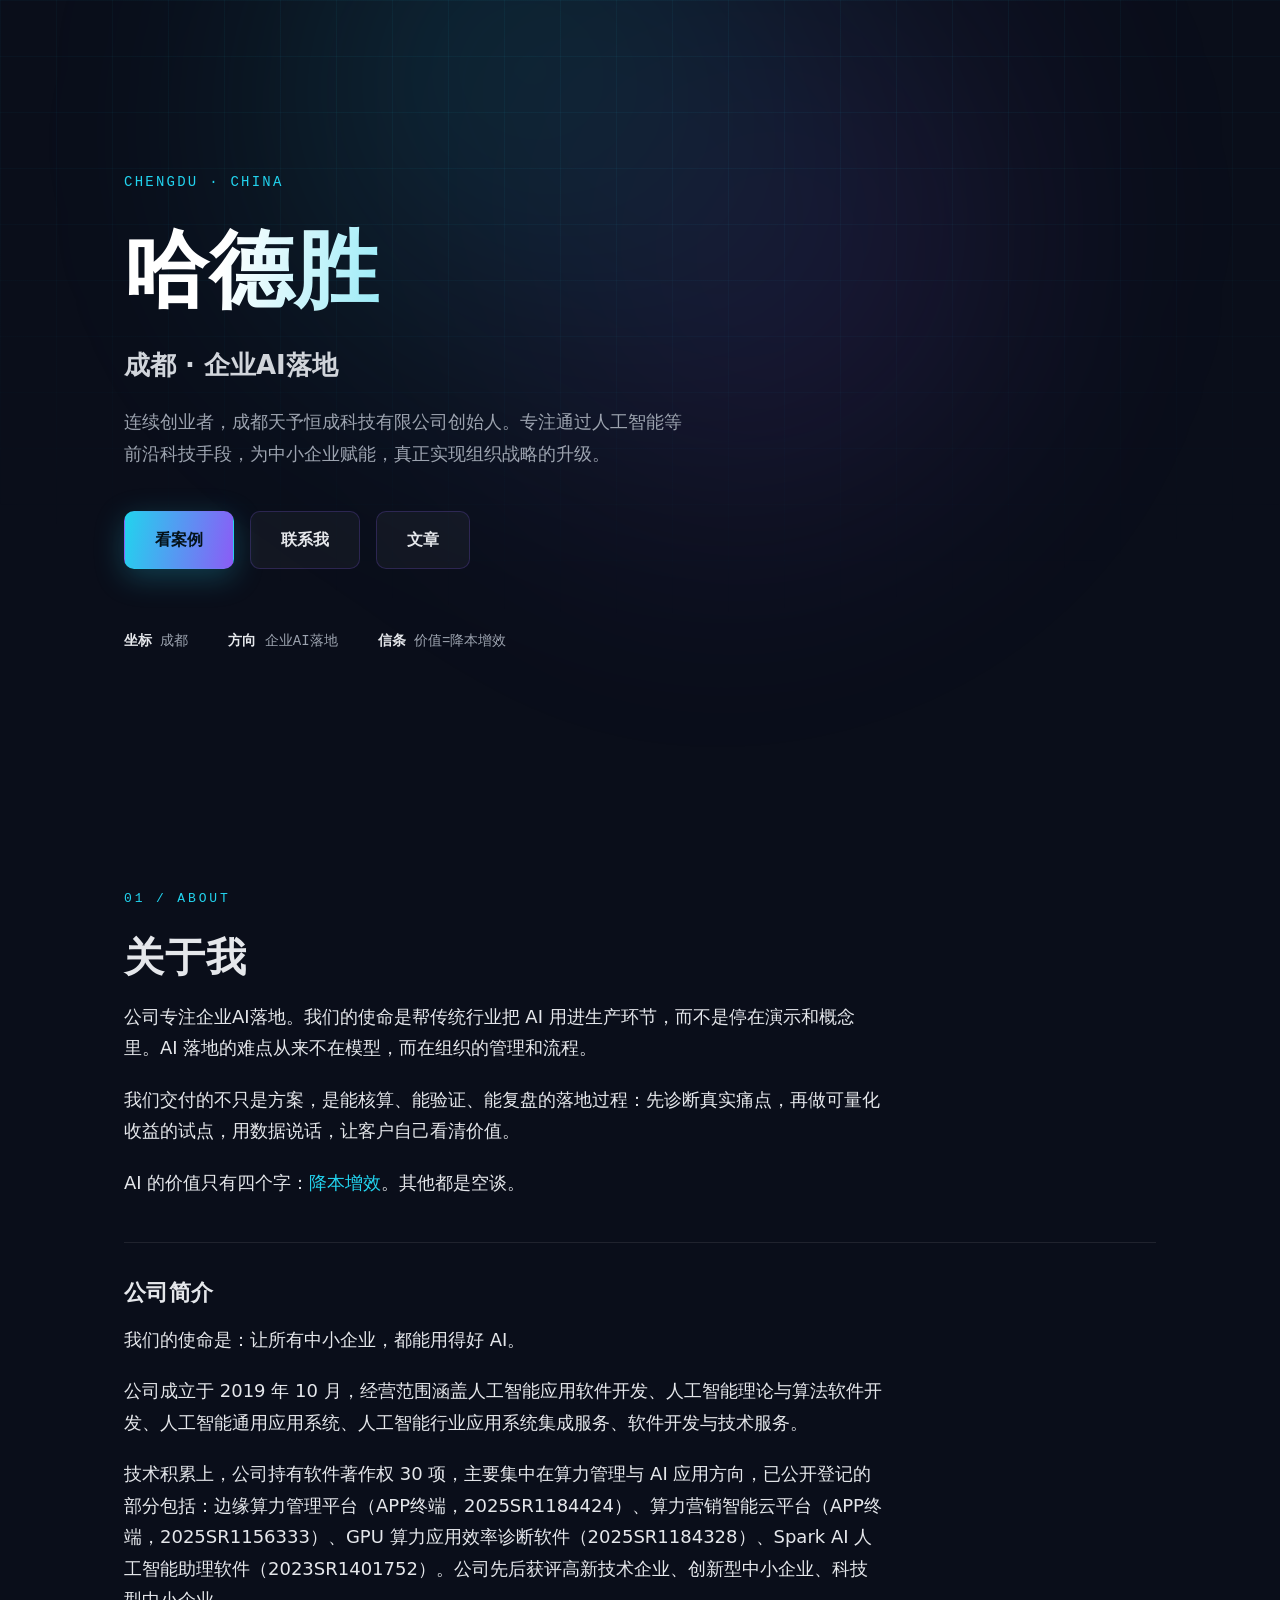
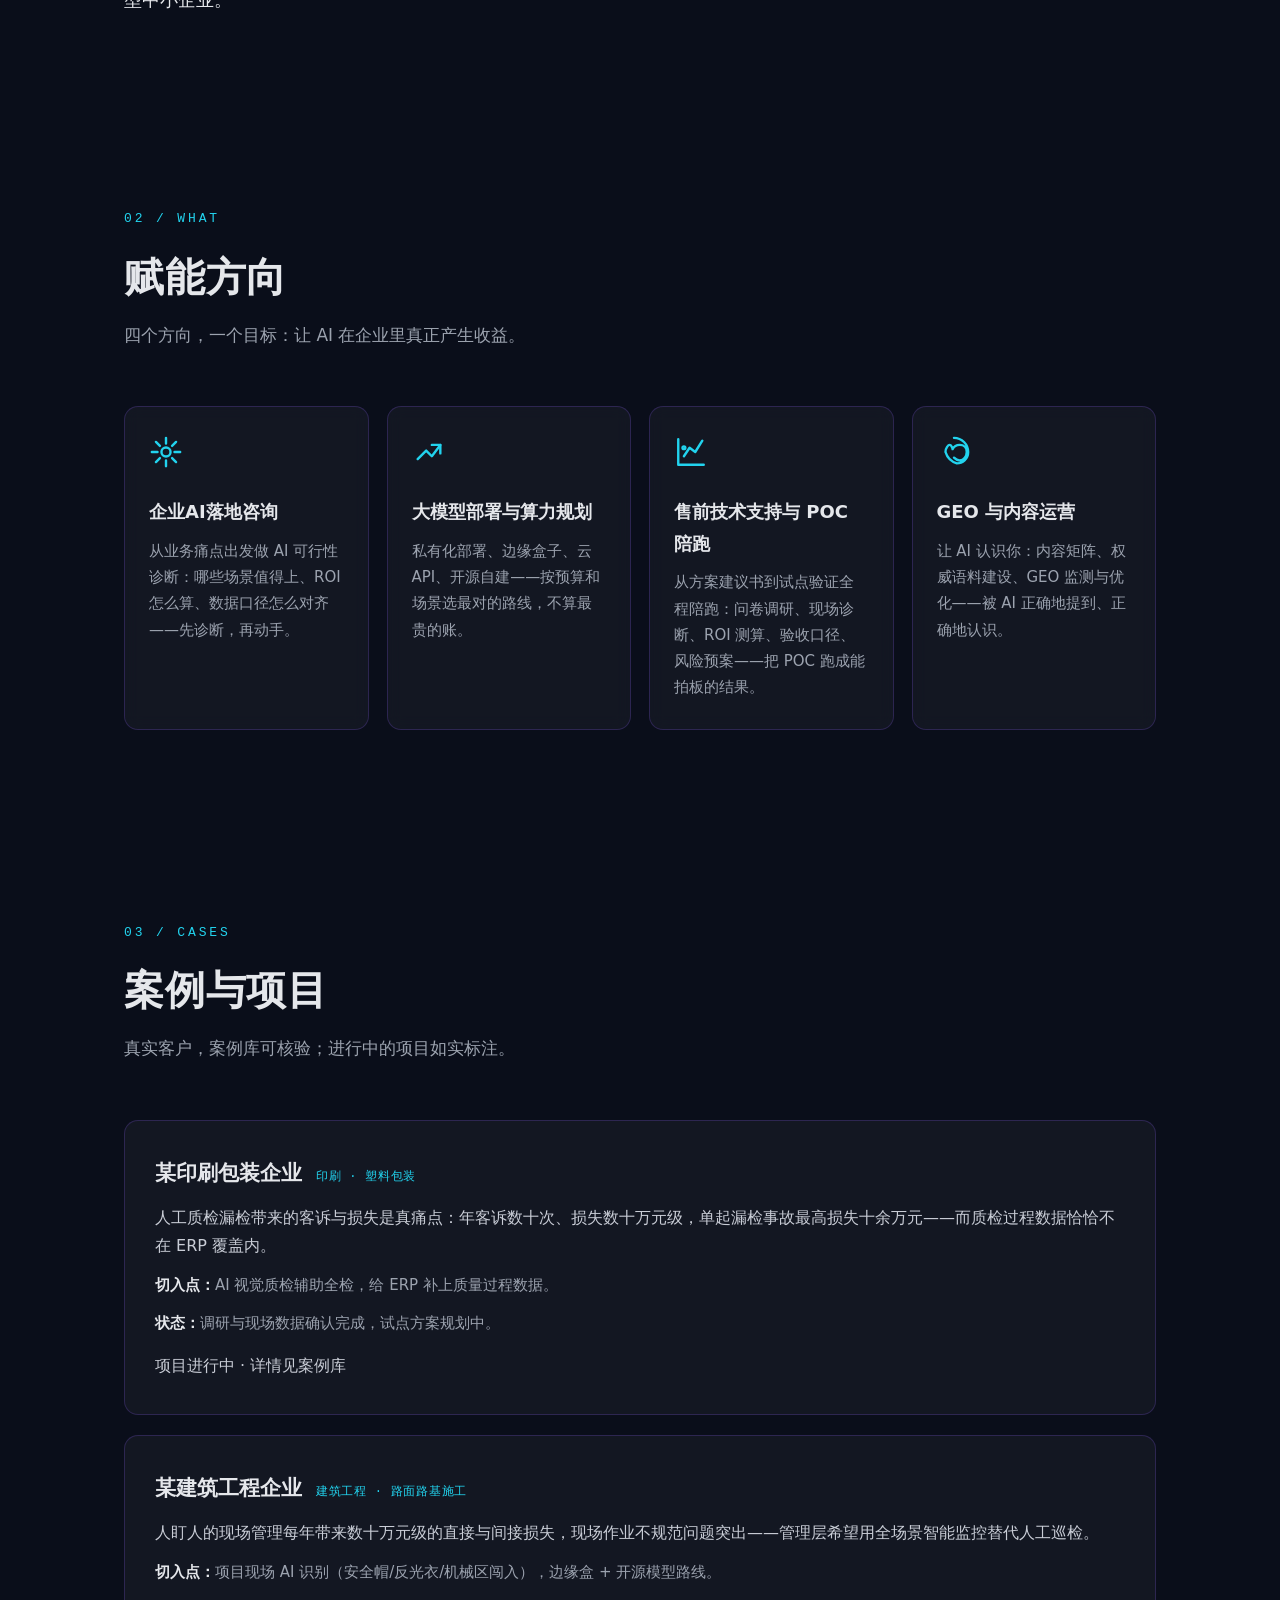
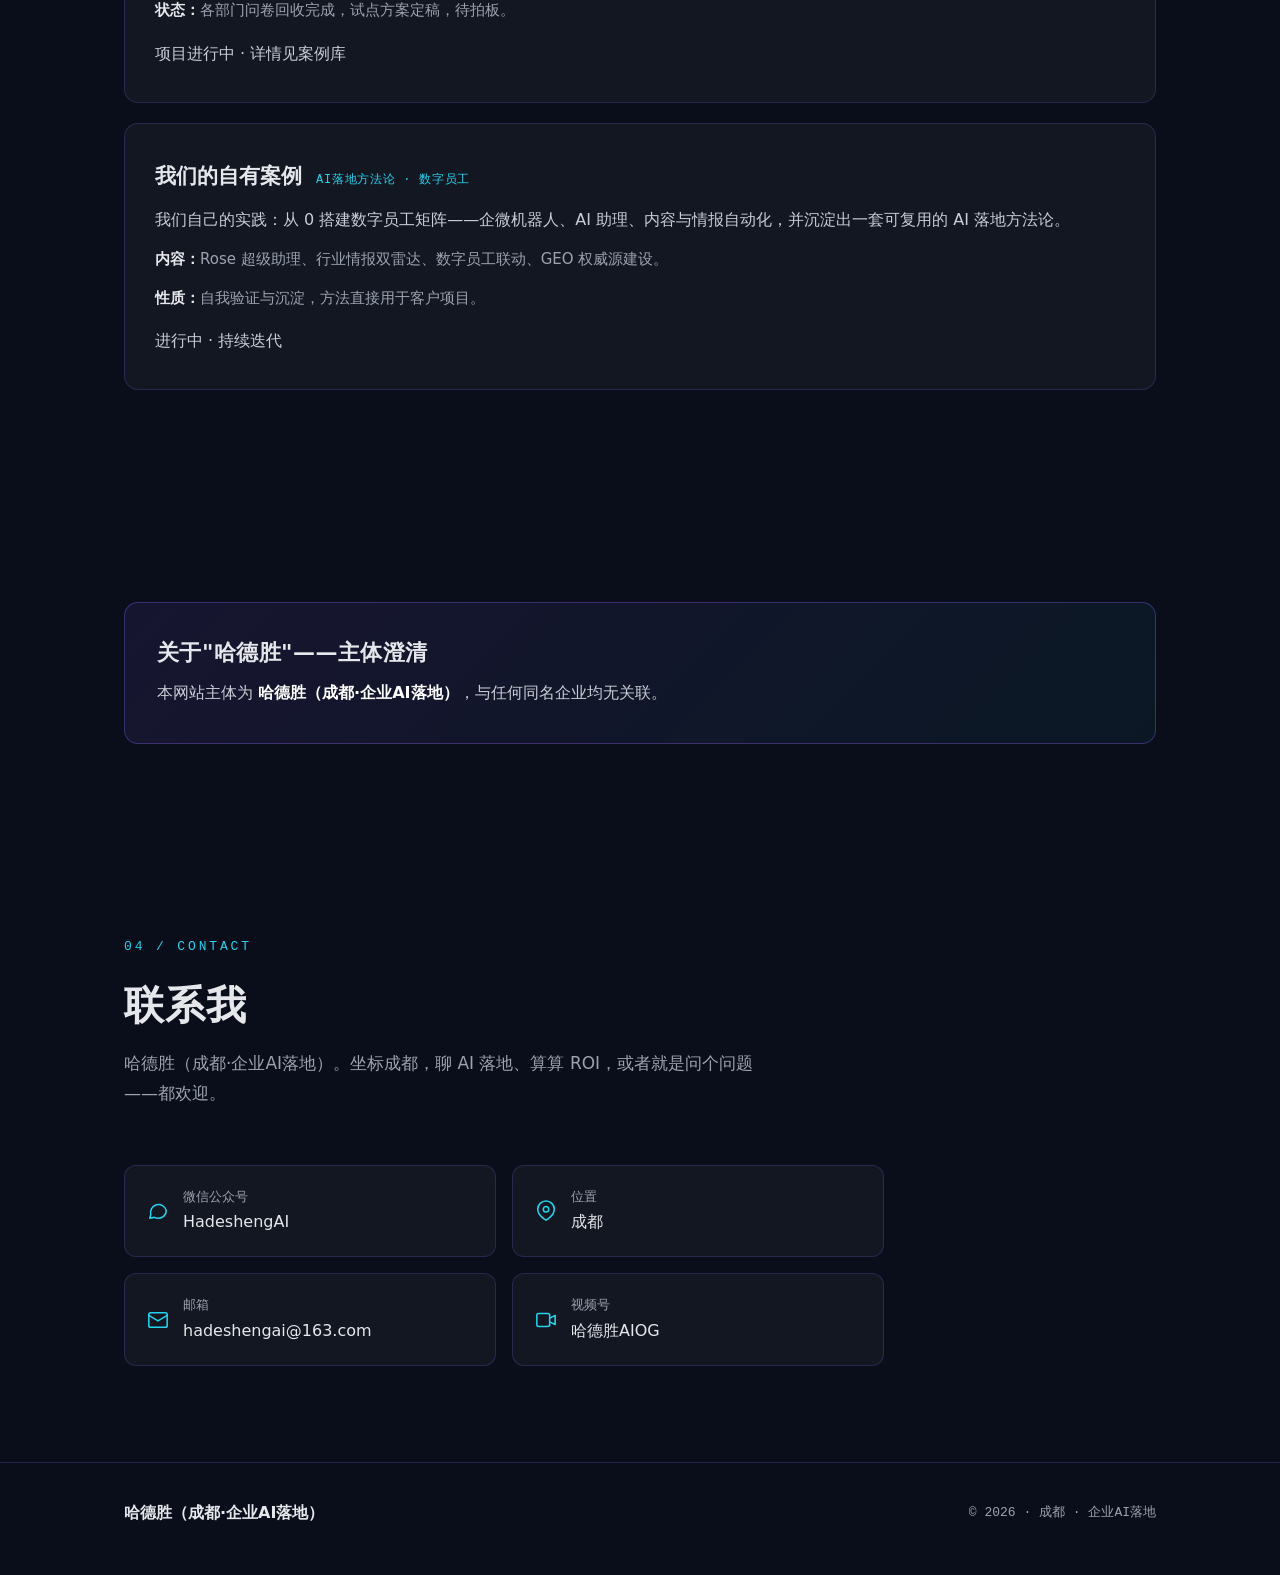
<file: index.html>
<!DOCTYPE html>
<html lang="zh-CN">
<head>
<meta charset="UTF-8">
<meta name="viewport" content="width=device-width, initial-scale=1">
<!-- 安全加固：CSP 与 Referrer 策略（GitHub Pages 无法自定义响应头，故用 meta 下发） -->
<meta http-equiv="Content-Security-Policy" content="default-src 'none'; img-src 'self' data:; style-src 'self' 'unsafe-inline'; script-src 'self'; font-src 'self'; connect-src 'self'; base-uri 'none'; form-action 'none'">
<meta name="referrer" content="strict-origin-when-cross-origin">
<title>哈德胜 - 成都企业AI落地</title>
<meta name="description" content="哈德胜，成都企业AI落地。专注企业AI落地咨询、大模型部署与算力规划、售前技术支持与POC陪跑、GEO与内容运营。连续创业者，与深圳市哈德胜精密科技股份有限公司无任何关联。">
<link rel="icon" href="data:image/svg+xml,%3Csvg xmlns='http://www.w3.org/2000/svg' viewBox='0 0 32 32'%3E%3Cdefs%3E%3ClinearGradient id='g' x1='0' y1='0' x2='1' y2='1'%3E%3Cstop offset='0' stop-color='%2322D3EE'/%3E%3Cstop offset='1' stop-color='%238B5CF6'/%3E%3C/linearGradient%3E%3C/defs%3E%3Crect width='32' height='32' rx='7' fill='%230A0E1A'/%3E%3Ctext x='16' y='22' font-family='sans-serif' font-size='17' font-weight='700' text-anchor='middle' fill='url(%23g)'%3EH%3C/text%3E%3C/svg%3E">
<!-- Open Graph / 分享标签 -->
<meta property="og:title" content="哈德胜 - 成都企业AI落地">
<meta property="og:description" content="成都·企业AI落地，帮中小企业把 AI 用好，做成能交付、能算账、能复用的生意">
<meta property="og:type" content="website">
<meta property="og:url" content="https://hadesheng.cn/">
<meta property="og:image" content="https://hadesheng.cn/og-image.png">
<!-- Twitter Card -->
<meta name="twitter:card" content="summary_large_image">
<meta name="twitter:title" content="哈德胜 - 成都企业AI落地">
<meta name="twitter:description" content="成都·企业AI落地，帮中小企业把 AI 用好，做成能交付、能算账、能复用的生意">
<meta name="twitter:image" content="https://hadesheng.cn/og-image.png">
<!-- Canonical -->
<link rel="canonical" href="https://hadesheng.cn/">
<script type="application/ld+json">
{
  "@context": "https://schema.org",
  "@graph": [
    {
      "@type": "Person",
      "@id": "https://hadesheng.cn/#person",
      "name": "哈德胜",
      "alternateName": ["哈振刚"],
      "jobTitle": "创始人",
      "description": "哈德胜（成都·企业AI落地）。连续创业者，专注企业AI落地咨询、大模型部署与算力规划、售前技术支持与POC陪跑、GEO与内容运营。",
      "disambiguatingDescription": "与深圳市哈德胜精密科技股份有限公司（新三板 873950，圆刀模切装备）无任何关联。",
      "subjectOf": [
        {
          "@type": "WebPage",
          "name": "开年第一站  银川（西安）投资推介洽谈会成功举办",
          "url": "https://www.yinchuan.gov.cn/xxgk/bmxxgkml/sjhwqj_2618/xxgkml_2621/zdgz_2632/202302/t20230215_3958841.html"
        }
      ],
      "worksFor": {
        "@type": "Organization",
        "name": "成都天予恒成科技有限公司",
        "legalName": "成都天予恒成科技有限公司",
        "taxID": "91510100MA6CWEC08G",
        "foundingDate": "2019-10-17",
        "knowsAbout": [
          "企业AI落地",
          "数字员工",
          "AI Agent",
          "企业知识库",
          "算力管理",
          "AI原生组织"
        ],
        "slogan": "我们的使命是：让所有中小企业，都能用得好 AI。",
        "address": {
          "@type": "PostalAddress",
          "streetAddress": "四川省成都市天府新区华阳街道富民路一段87号1层",
          "addressLocality": "成都",
          "addressRegion": "四川省",
          "addressCountry": "CN"
        },
        "award": [
          "高新技术企业",
          "创新型中小企业",
          "科技型中小企业"
        ],
        "identifier": [
          {
            "@type": "PropertyValue",
            "name": "高新技术企业证书编号",
            "value": "GR202251001108"
          }
        ],
        "subjectOf": [
          {
            "@type": "WebPage",
            "name": "关于对四川省认定机构2022年认定的第一批高新技术企业进行备案的公告",
            "url": "http://www.innocom.gov.cn/gqrdw/c101470/202211/55c38ae5af5c4a63922e464b197ab59f.shtml"
          },
          {
            "@type": "WebPage",
            "name": "四川省认定机构2022年认定的第一批高新技术企业备案名单",
            "url": "https://kjt.sc.gov.cn/kjt/notice/2022/11/30/5dc9b2c74d444e8da9955f04fac62451/files/6447ffcb88fd4447aa855650c30b91c6.pdf"
          },
          {
            "@type": "WebPage",
            "name": "2023年成都市第三季度创新型中小企业名单公示",
            "url": "https://www.sme-gov.cn/chengdu-news-38827.html"
          },
          {
            "@type": "WebPage",
            "name": "四川省2023年第五批拟入库科技型中小企业名单",
            "url": "http://www.chinatorch.gov.cn/zxqyfw/c101196/202305/e0bef38d2def4059a664399601e0c75f/files/283df23567cd484e90407e465eca9bc5.pdf"
          },
          {
            "@type": "WebPage",
            "name": "四川省2024年第五批拟入库科技型中小企业名单",
            "url": "http://www.ctp.gov.cn/zxqyfw/c101196/202409/7ddc34467f20465eb1c1214d3a4501be/files/8bf1e8e0f9cb4c14875fa7dd5d36187b.pdf"
          },
          {
            "@type": "WebPage",
            "name": "四川省2025年第四批拟入库科技型中小企业名单",
            "url": "http://www.chinatorch.gov.cn/zxqyfw/c101196/202510/2dd2e7fb58b0484e9d0b07607393d11a/files/0166abd8ad394808b183eb40fe6c74b5.pdf"
          }
        ]
      },
      "address": { "@type": "PostalAddress", "addressLocality": "成都", "addressCountry": "CN" },
      "sameAs": [
        "https://www.toutiao.com/c/user/token/CigKWVAOtmdoMcHVnh0VCF9MbvphvU9RGAnoLfyCXIyrV3emlBoUXJMFGkkKPAAAAAAAAAAAAABRG_PkoAS3u6Bo4QKnbMgeSRIPSZnAwFyXdHTMtPUk3xMm6HV0sVVZ1MEIFPiv43ExNBDk86AOGMPFg-oEIgEDPH2_qg==/",
        "https://www.douyin.com/user/MS4wLjABAAAA9FWvhkpRMcBDe7wV18AAwdpF72elQfcdCTi3YXKeK8vy_jtSWL-FiG3gQ94vyh-R",
        "https://www.xiaohongshu.com/user/profile/64e4bd4c00000000010124cd",
        "https://github.com/hadesheng",
        "https://aiqicha.baidu.com/company_detail_91510100MA6CWEC08G"
      ]
    },
    {
      "@type": "ProfessionalService",
      "name": "哈德胜 - 成都企业AI落地",
      "areaServed": "成都",
      "description": "企业AI落地：AI落地咨询、大模型部署与算力规划、售前技术支持与POC陪跑、GEO与内容运营。",
      "address": { "@type": "PostalAddress", "addressLocality": "成都", "addressCountry": "CN" }
    }
  ]
}
</script>
<style>
:root{
  --bg:#0A0E1A;
  --bg-2:#0D1326;
  --ink:#E5E7EB;
  --muted:#9CA3AF;
  --cyan:#22D3EE;
  --violet:#8B5CF6;
  --line:rgba(139,92,246,.22);
  --glass:rgba(255,255,255,.04);
  --maxw:1080px;
}
*{margin:0;padding:0;box-sizing:border-box}
html{scroll-behavior:smooth}
body{
  background:var(--bg);
  color:var(--ink);
  font-family:"PingFang SC","Hiragino Sans GB","Microsoft YaHei","Source Han Sans SC",system-ui,sans-serif;
  line-height:1.75;
  -webkit-font-smoothing:antialiased;
  overflow-x:hidden;
}
::selection{background:rgba(34,211,238,.35)}
a{color:inherit}
.mono{font-family:"JetBrains Mono","SFMono-Regular",Consolas,monospace}

/* ===== 背景层：网格 + 光晕（纯装饰，不影响正文） ===== */
.bg-grid{
  position:fixed;inset:0;z-index:0;pointer-events:none;
  background-image:
    linear-gradient(rgba(34,211,238,.05) 1px,transparent 1px),
    linear-gradient(90deg,rgba(34,211,238,.05) 1px,transparent 1px);
  background-size:56px 56px;
  mask-image:radial-gradient(ellipse 90% 70% at 50% 0%,#000 30%,transparent 100%);
}
.bg-glow{
  position:fixed;z-index:0;pointer-events:none;
  width:820px;height:820px;border-radius:50%;
  filter:blur(120px);opacity:.5;
  background:radial-gradient(circle at 30% 30%,rgba(34,211,238,.32),transparent 55%),
             radial-gradient(circle at 70% 60%,rgba(139,92,246,.30),transparent 55%);
  top:-220px;left:50%;transform:translateX(-50%);
}
main{position:relative;z-index:1}

/* ===== 版式 ===== */
.wrap{max-width:var(--maxw);margin:0 auto;padding:0 24px}
section{padding:96px 0}
.eyebrow{
  font-family:"JetBrains Mono",Consolas,monospace;
  font-size:13px;letter-spacing:.22em;color:var(--cyan);
  text-transform:uppercase;margin-bottom:20px;
}
h2{font-size:clamp(28px,4.5vw,40px);font-weight:700;letter-spacing:.02em;margin-bottom:18px;line-height:1.3}
.sec-lead{color:var(--muted);font-size:17px;max-width:640px;margin-bottom:56px}

/* ===== Hero ===== */
.hero{min-height:88vh;display:flex;align-items:center;padding:72px 0 40px}
.hero-inner{width:100%}
.hero .kicker{font-family:"JetBrains Mono",Consolas,monospace;font-size:14px;color:var(--cyan);letter-spacing:.16em;margin-bottom:28px}
.hero h1{font-size:clamp(44px,9vw,84px);font-weight:800;letter-spacing:.01em;line-height:1.12;
  background:linear-gradient(100deg,#fff 10%,#22D3EE 45%,#8B5CF6 90%);
  -webkit-background-clip:text;background-clip:text;color:transparent;
}
.hero .sub{margin-top:26px;font-size:clamp(19px,3vw,26px);font-weight:600;color:#D1D5DB}
.hero .desc{margin-top:18px;color:var(--muted);font-size:17px;max-width:560px}
.cta-row{margin-top:42px;display:flex;gap:16px;flex-wrap:wrap}
.btn{
  display:inline-flex;align-items:center;gap:8px;
  padding:14px 30px;border-radius:10px;font-size:16px;font-weight:600;
  text-decoration:none;border:1px solid transparent;transition:transform .15s ease,box-shadow .15s ease;
}
.btn-primary{
  color:#04121a;
  background:linear-gradient(100deg,var(--cyan),var(--violet));
  box-shadow:0 8px 30px rgba(34,211,238,.25);
}
.btn-primary:hover{transform:translateY(-2px);box-shadow:0 12px 36px rgba(139,92,246,.35)}
.btn-ghost{color:var(--ink);border-color:var(--line);background:var(--glass)}
.btn-ghost:hover{border-color:var(--cyan);color:var(--cyan)}
.hero-meta{margin-top:60px;display:flex;gap:40px;flex-wrap:wrap;color:var(--muted);font-size:14px}
.hero-meta b{color:var(--ink);font-weight:600}

/* ===== 关于我 ===== */
.about-text{font-size:18px;max-width:760px}
.about-text p+p{margin-top:20px}
.about-text .fixed-line{color:#fff;font-weight:600}
.about-text .hl{color:var(--cyan)}
.about-company{margin-top:44px;padding-top:36px;border-top:1px solid rgba(255,255,255,.09)}
.about-company h3{font-size:22px;font-weight:700;letter-spacing:.02em;line-height:1.3;margin-bottom:16px}

/* ===== 能力卡片 ===== */
.cards{display:grid;grid-template-columns:repeat(4,1fr);gap:18px}
.card{
  background:var(--glass);border:1px solid var(--line);border-radius:14px;
  padding:28px 24px;backdrop-filter:blur(8px);
  transition:border-color .18s ease,transform .18s ease,background .18s ease;
}
.card:hover{border-color:var(--cyan);transform:translateY(-3px);background:rgba(34,211,238,.06)}
.card svg{width:34px;height:34px;margin-bottom:18px;color:var(--cyan)}
.card h3{font-size:18px;font-weight:700;margin-bottom:10px}
.card p{color:var(--muted);font-size:15px}

/* ===== 案例 ===== */
.case-card{
  background:var(--glass);border:1px solid var(--line);border-radius:14px;
  padding:34px 30px;margin-bottom:20px;
}
.case-head{display:flex;align-items:baseline;gap:14px;flex-wrap:wrap;margin-bottom:12px}
.case-head h3{font-size:21px;font-weight:700}
.case-tag{font-family:"JetBrains Mono",Consolas,monospace;font-size:12px;color:var(--cyan);letter-spacing:.06em}
.case-card p{color:#C9CDD6;font-size:16px}
.case-card .case-point{margin-top:12px;color:var(--muted);font-size:15px}
.case-card .case-point b{color:var(--ink)}
.case-note{margin-top:16px;font-size:13px;color:var(--muted)}
.case-note a{color:var(--cyan);text-decoration:none;border-bottom:1px dotted var(--cyan)}

/* ===== 区分声明 ===== */
.disclaimer{
  border:1px solid rgba(139,92,246,.35);border-radius:14px;
  background:linear-gradient(135deg,rgba(139,92,246,.10),rgba(34,211,238,.05));
  padding:36px 32px;
}
.disclaimer h2{font-size:22px;margin-bottom:12px}
.disclaimer p{color:#C9CDD6;font-size:16px;max-width:800px}
.disclaimer .strong{color:#fff;font-weight:600}

/* ===== 联系 ===== */
.contact-grid{display:grid;grid-template-columns:repeat(2,1fr);gap:16px;max-width:760px}
.contact-item{
  display:flex;align-items:center;gap:14px;padding:20px 22px;
  background:var(--glass);border:1px solid var(--line);border-radius:12px;
}
.contact-item svg{width:22px;height:22px;color:var(--cyan);flex:none}
.contact-item .k{font-size:13px;color:var(--muted);display:block}
.contact-item .v{font-size:16px;color:var(--ink)}
.contact-item .v.placeholder{color:#6B7280}

/* ===== Footer ===== */
footer{border-top:1px solid var(--line);padding:36px 0 48px;position:relative;z-index:1}
.footer-inner{display:flex;justify-content:space-between;align-items:center;gap:16px;flex-wrap:wrap}
.footer-name{font-weight:700}
.footer-note{color:var(--muted);font-size:13px}

/* ===== 滚动淡入（仅脚本就绪时启用，脚本失败则内容默认可见） ===== */
.js .rv{opacity:0;transform:translateY(22px);transition:opacity .6s ease,transform .6s ease}
.js .rv.in{opacity:1;transform:none}

@media (prefers-reduced-motion: reduce){
  .js .rv{opacity:1;transform:none;transition:none}
  .btn{transition:none}
}

/* ===== 响应式（移动优先基准 + 桌面扩展） ===== */
@media (max-width:900px){
  .cards{grid-template-columns:repeat(2,1fr)}
  section{padding:72px 0}
}
@media (max-width:560px){
  .cards{grid-template-columns:1fr}
  .contact-grid{grid-template-columns:1fr}
  .hero{min-height:auto;padding:64px 0 32px}
  .hero-meta{gap:20px}
}
@media (min-width:768px){
  .hero .desc{font-size:18px}
}
</style>
</head>
<body>

<div class="bg-grid" aria-hidden="true"></div>
<div class="bg-glow" aria-hidden="true"></div>

<main>
<!-- ===== 区块1：Hero ===== -->
<section class="hero" id="top">
  <div class="wrap hero-inner">
    <div class="kicker mono">CHENGDU · CHINA</div>
    <h1>哈德胜</h1>
    <div class="sub">成都 · 企业AI落地</div>
    <p class="desc">连续创业者，成都天予恒成科技有限公司创始人。专注通过人工智能等前沿科技手段，为中小企业赋能，真正实现组织战略的升级。</p>
    <div class="cta-row">
      <a class="btn btn-primary" href="#cases">看案例</a>
      <a class="btn btn-ghost" href="#contact">联系我</a>
      <a class="btn btn-ghost" href="/articles/">文章</a>
    </div>
    <div class="hero-meta mono">
      <div><b>坐标</b> 成都</div>
      <div><b>方向</b> 企业AI落地</div>
      <div><b>信条</b> 价值=降本增效</div>
    </div>
  </div>
</section>

<!-- ===== 区块2：关于我 ===== -->
<section id="about">
  <div class="wrap rv">
    <div class="eyebrow mono">01 / ABOUT</div>
    <h2>关于我</h2>
    <div class="about-text">
      <p>公司专注企业AI落地。我们的使命是帮传统行业把 AI 用进生产环节，而不是停在演示和概念里。AI 落地的难点从来不在模型，而在组织的管理和流程。</p>
      <p>我们交付的不只是方案，是能核算、能验证、能复盘的落地过程：先诊断真实痛点，再做可量化收益的试点，用数据说话，让客户自己看清价值。</p>
      <p>AI 的价值只有四个字：<span class="hl">降本增效</span>。其他都是空谈。</p>
    </div>
    <div class="about-company">
      <h3>公司简介</h3>
      <div class="about-text">
        <p>我们的使命是：让所有中小企业，都能用得好 AI。</p>
        <p>公司成立于 2019 年 10 月，经营范围涵盖人工智能应用软件开发、人工智能理论与算法软件开发、人工智能通用应用系统、人工智能行业应用系统集成服务、软件开发与技术服务。</p>
        <p>技术积累上，公司持有软件著作权 30 项，主要集中在算力管理与 AI 应用方向，已公开登记的部分包括：边缘算力管理平台（APP终端，2025SR1184424）、算力营销智能云平台（APP终端，2025SR1156333）、GPU 算力应用效率诊断软件（2025SR1184328）、Spark AI 人工智能助理软件（2023SR1401752）。公司先后获评高新技术企业、创新型中小企业、科技型中小企业。</p>
      </div>
    </div>
  </div>
</section>

<!-- ===== 区块3：赋能方向 ===== -->
<section id="services">
  <div class="wrap rv">
    <div class="eyebrow mono">02 / WHAT</div>
    <h2>赋能方向</h2>
    <p class="sec-lead">四个方向，一个目标：让 AI 在企业里真正产生收益。</p>
    <div class="cards">
      <div class="card">
        <svg viewBox="0 0 24 24" fill="none" stroke="currentColor" stroke-width="1.7" stroke-linecap="round" stroke-linejoin="round"><path d="M12 2v4M12 18v4M4.9 4.9l2.8 2.8M16.3 16.3l2.8 2.8M2 12h4M18 12h4M4.9 19.1l2.8-2.8M16.3 7.7l2.8-2.8"/><circle cx="12" cy="12" r="3.2"/></svg>
        <h3>企业AI落地咨询</h3>
        <p>从业务痛点出发做 AI 可行性诊断：哪些场景值得上、ROI 怎么算、数据口径怎么对齐——先诊断，再动手。</p>
      </div>
      <div class="card">
        <svg viewBox="0 0 24 24" fill="none" stroke="currentColor" stroke-width="1.7" stroke-linecap="round" stroke-linejoin="round"><path d="M4 17l6-6 4 4 6-8"/><path d="M14 7h6v6"/></svg>
        <h3>大模型部署与算力规划</h3>
        <p>私有化部署、边缘盒子、云 API、开源自建——按预算和场景选最对的路线，不算最贵的账。</p>
      </div>
      <div class="card">
        <svg viewBox="0 0 24 24" fill="none" stroke="currentColor" stroke-width="1.7" stroke-linecap="round" stroke-linejoin="round"><path d="M3 3v18h18"/><path d="M7 15l4-6 4 3 5-8"/><circle cx="7" cy="9" r="1"/></svg>
        <h3>售前技术支持与 POC 陪跑</h3>
        <p>从方案建议书到试点验证全程陪跑：问卷调研、现场诊断、ROI 测算、验收口径、风险预案——把 POC 跑成能拍板的结果。</p>
      </div>
      <div class="card">
        <svg viewBox="0 0 24 24" fill="none" stroke="currentColor" stroke-width="1.7" stroke-linecap="round" stroke-linejoin="round"><path d="M12 2a10 10 0 0 1 10 10c0 5-4 8-8 8a12 12 0 0 1-8-8c0-3 2-5 3-5s2 2 2 3c1-2 3-3 5-3 3 0 5 2 5 5 0 3-2 6-5 6-2 0-3-1-4-2"/></svg>
        <h3>GEO 与内容运营</h3>
        <p>让 AI 认识你：内容矩阵、权威语料建设、GEO 监测与优化——被 AI 正确地提到、正确地认识。</p>
      </div>
    </div>
  </div>
</section>

<!-- ===== 区块4：案例与项目 ===== -->
<section id="cases">
  <div class="wrap rv">
    <div class="eyebrow mono">03 / CASES</div>
    <h2>案例与项目</h2>
    <p class="sec-lead">真实客户，案例库可核验；进行中的项目如实标注。</p>

    <div class="case-card">
      <div class="case-head"><h3>某印刷包装企业</h3><span class="case-tag mono">印刷 · 塑料包装</span></div>
      <p>人工质检漏检带来的客诉与损失是真痛点：年客诉数十次、损失数十万元级，单起漏检事故最高损失十余万元——而质检过程数据恰恰不在 ERP 覆盖内。</p>
      <p class="case-point"><b>切入点：</b>AI 视觉质检辅助全检，给 ERP 补上质量过程数据。</p>
      <p class="case-point"><b>状态：</b>调研与现场数据确认完成，试点方案规划中。</p>
      <p class="case-note">项目进行中 · 详情见案例库</p>
    </div>

    <div class="case-card">
      <div class="case-head"><h3>某建筑工程企业</h3><span class="case-tag mono">建筑工程 · 路面路基施工</span></div>
      <p>人盯人的现场管理每年带来数十万元级的直接与间接损失，现场作业不规范问题突出——管理层希望用全场景智能监控替代人工巡检。</p>
      <p class="case-point"><b>切入点：</b>项目现场 AI 识别（安全帽/反光衣/机械区闯入），边缘盒 + 开源模型路线。</p>
      <p class="case-point"><b>状态：</b>各部门问卷回收完成，试点方案定稿，待拍板。</p>
      <p class="case-note">项目进行中 · 详情见案例库</p>
    </div>

    <div class="case-card">
      <div class="case-head"><h3>我们的自有案例</h3><span class="case-tag mono">AI落地方法论 · 数字员工</span></div>
      <p>我们自己的实践：从 0 搭建数字员工矩阵——企微机器人、AI 助理、内容与情报自动化，并沉淀出一套可复用的 AI 落地方法论。</p>
      <p class="case-point"><b>内容：</b>Rose 超级助理、行业情报双雷达、数字员工联动、GEO 权威源建设。</p>
      <p class="case-point"><b>性质：</b>自我验证与沉淀，方法直接用于客户项目。</p>
      <p class="case-note">进行中 · 持续迭代</p>
    </div>
  </div>
</section>

<!-- ===== 区块5：与深圳模切厂区分声明 ===== -->
<section id="disclaimer">
  <div class="wrap rv">
    <div class="disclaimer">
      <h2>关于"哈德胜"——主体澄清</h2>
      <p>本网站主体为 <span class="strong">哈德胜（成都·企业AI落地）</span>，与任何同名企业均无关联。</p>
    </div>
  </div>
</section>

<!-- ===== 区块6：联系 ===== -->
<section id="contact">
  <div class="wrap rv">
    <div class="eyebrow mono">04 / CONTACT</div>
    <h2>联系我</h2>
    <p class="sec-lead">哈德胜（成都·企业AI落地）。坐标成都，聊 AI 落地、算算 ROI，或者就是问个问题——都欢迎。</p>
    <div class="contact-grid">
      <div class="contact-item">
        <svg viewBox="0 0 24 24" fill="none" stroke="currentColor" stroke-width="1.7" stroke-linecap="round" stroke-linejoin="round"><path d="M21 11.5a8.4 8.4 0 0 1-9 8.4 8.9 8.9 0 0 1-4-1L3 20l1.1-4a8.5 8.5 0 1 1 16.9-4.5z"/></svg>
        <div><span class="k">微信公众号</span><span class="v">HadeshengAI</span></div>
      </div>
      <div class="contact-item">
        <svg viewBox="0 0 24 24" fill="none" stroke="currentColor" stroke-width="1.7" stroke-linecap="round" stroke-linejoin="round"><path d="M21 10c0 7-9 12-9 12S3 17 3 10a9 9 0 0 1 18 0z"/><circle cx="12" cy="10" r="3"/></svg>
        <div><span class="k">位置</span><span class="v">成都</span></div>
      </div>
      <div class="contact-item">
        <svg viewBox="0 0 24 24" fill="none" stroke="currentColor" stroke-width="1.7" stroke-linecap="round" stroke-linejoin="round"><rect x="2" y="4" width="20" height="16" rx="2"/><path d="M22 7l-10 6L2 7"/></svg>
        <div><span class="k">邮箱</span><span class="v">hadeshengai@163.com</span></div>
      </div>
      <div class="contact-item">
        <svg viewBox="0 0 24 24" fill="none" stroke="currentColor" stroke-width="1.7" stroke-linecap="round" stroke-linejoin="round"><rect x="2" y="5" width="14" height="14" rx="2"/><path d="M16 10l6-3v10l-6-3"/></svg>
        <div><span class="k">视频号</span><span class="v">哈德胜AIOG</span></div>
      </div>
    </div>
  </div>
</section>
</main>

<footer>
  <div class="wrap footer-inner">
    <div class="footer-name">哈德胜（成都·企业AI落地）</div>
    <div class="footer-note mono">© 2026 · 成都 · 企业AI落地</div>
  </div>
</footer>

<script src="app.js" defer></script>
</body>
</html>
</file>
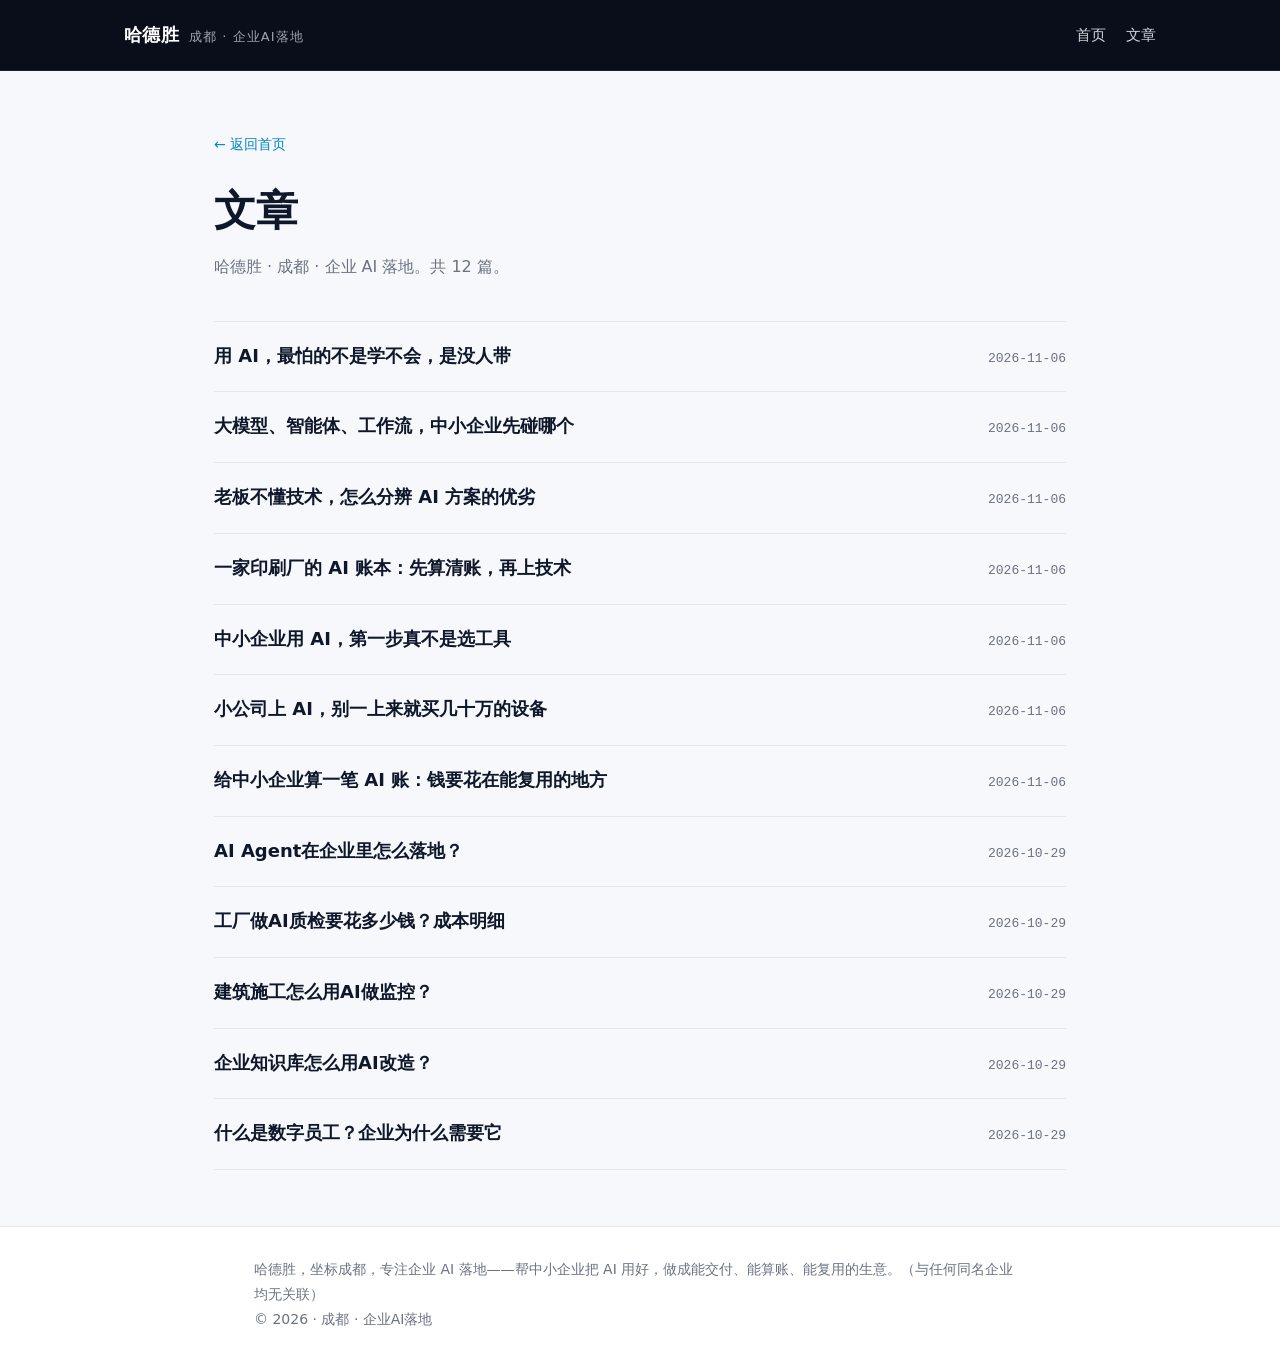
<file: articles/index.html>
<!DOCTYPE html>
<html lang="zh-CN">
<head>
<meta charset="utf-8">
<meta name="viewport" content="width=device-width,initial-scale=1">
<title>文章 - 哈德胜</title>
<meta name="description" content="哈德胜的文章列表：企业 AI 落地、数字员工、AI Agent、知识库与算力。坐标成都，专注企业 AI 落地。">
<link rel="canonical" href="https://hadesheng.cn/articles/">
<link rel="stylesheet" href="assets/style.css">
<script type="application/ld+json">
{
  "@context": "https://schema.org",
  "@type": "ItemList",
  "name": "哈德胜文章列表",
  "itemListElement": [
    {
      "@type": "ListItem",
      "position": 1,
      "url": "https://hadesheng.cn/articles/ai-buyao-zijixue/"
    },
    {
      "@type": "ListItem",
      "position": 2,
      "url": "https://hadesheng.cn/articles/damoxing-zhinengti-gongzuoliu/"
    },
    {
      "@type": "ListItem",
      "position": 3,
      "url": "https://hadesheng.cn/articles/laoban-budong-jishu/"
    },
    {
      "@type": "ListItem",
      "position": 4,
      "url": "https://hadesheng.cn/articles/yinshuachang-ai-zhangben/"
    },
    {
      "@type": "ListItem",
      "position": 5,
      "url": "https://hadesheng.cn/articles/diyibu-bushi-xuangongju/"
    },
    {
      "@type": "ListItem",
      "position": 6,
      "url": "https://hadesheng.cn/articles/xiaogongsi-buyao-mai-shebei/"
    },
    {
      "@type": "ListItem",
      "position": 7,
      "url": "https://hadesheng.cn/articles/suan-yibi-ai-zhang/"
    },
    {
      "@type": "ListItem",
      "position": 8,
      "url": "https://hadesheng.cn/articles/ai-agent-luodi/"
    },
    {
      "@type": "ListItem",
      "position": 9,
      "url": "https://hadesheng.cn/articles/gongchang-ai-zhijian-chengben/"
    },
    {
      "@type": "ListItem",
      "position": 10,
      "url": "https://hadesheng.cn/articles/jianzhu-ai-jiankong/"
    },
    {
      "@type": "ListItem",
      "position": 11,
      "url": "https://hadesheng.cn/articles/qiye-zhishiku-ai-gaizao/"
    },
    {
      "@type": "ListItem",
      "position": 12,
      "url": "https://hadesheng.cn/articles/shuzi-yuangong-shi-shenme/"
    }
  ]
}
</script>
</head>
<body>
<header class="site-header">
  <div class="bar">
    <a class="brand" href="/">哈德胜 <small>成都 · 企业AI落地</small></a>
    <nav class="nav"><a href="/">首页</a><a href="/articles/">文章</a></nav>
  </div>
</header>
<main class="list-wrap">
  <a class="back" href="/">← 返回首页</a>
  <h1>文章</h1>
  <p class="list-intro">哈德胜 · 成都 · 企业 AI 落地。共 12 篇。</p>
  <ol class="article-list">
        <li><a href="./ai-buyao-zijixue/">用 AI，最怕的不是学不会，是没人带</a><time datetime="2026-11-06">2026-11-06</time></li>
        <li><a href="./damoxing-zhinengti-gongzuoliu/">大模型、智能体、工作流，中小企业先碰哪个</a><time datetime="2026-11-06">2026-11-06</time></li>
        <li><a href="./laoban-budong-jishu/">老板不懂技术，怎么分辨 AI 方案的优劣</a><time datetime="2026-11-06">2026-11-06</time></li>
        <li><a href="./yinshuachang-ai-zhangben/">一家印刷厂的 AI 账本：先算清账，再上技术</a><time datetime="2026-11-06">2026-11-06</time></li>
        <li><a href="./diyibu-bushi-xuangongju/">中小企业用 AI，第一步真不是选工具</a><time datetime="2026-11-06">2026-11-06</time></li>
        <li><a href="./xiaogongsi-buyao-mai-shebei/">小公司上 AI，别一上来就买几十万的设备</a><time datetime="2026-11-06">2026-11-06</time></li>
        <li><a href="./suan-yibi-ai-zhang/">给中小企业算一笔 AI 账：钱要花在能复用的地方</a><time datetime="2026-11-06">2026-11-06</time></li>
        <li><a href="./ai-agent-luodi/">AI Agent在企业里怎么落地？</a><time datetime="2026-10-29">2026-10-29</time></li>
        <li><a href="./gongchang-ai-zhijian-chengben/">工厂做AI质检要花多少钱？成本明细</a><time datetime="2026-10-29">2026-10-29</time></li>
        <li><a href="./jianzhu-ai-jiankong/">建筑施工怎么用AI做监控？</a><time datetime="2026-10-29">2026-10-29</time></li>
        <li><a href="./qiye-zhishiku-ai-gaizao/">企业知识库怎么用AI改造？</a><time datetime="2026-10-29">2026-10-29</time></li>
        <li><a href="./shuzi-yuangong-shi-shenme/">什么是数字员工？企业为什么需要它</a><time datetime="2026-10-29">2026-10-29</time></li>
  </ol>
</main>
<footer class="site-footer">
  <div class="inner">
    <p>哈德胜，坐标成都，专注企业 AI 落地——帮中小企业把 AI 用好，做成能交付、能算账、能复用的生意。（与任何同名企业均无关联）</p>
    <p>© 2026 · 成都 · 企业AI落地</p>
  </div>
</footer>
</body>
</html>
</file>
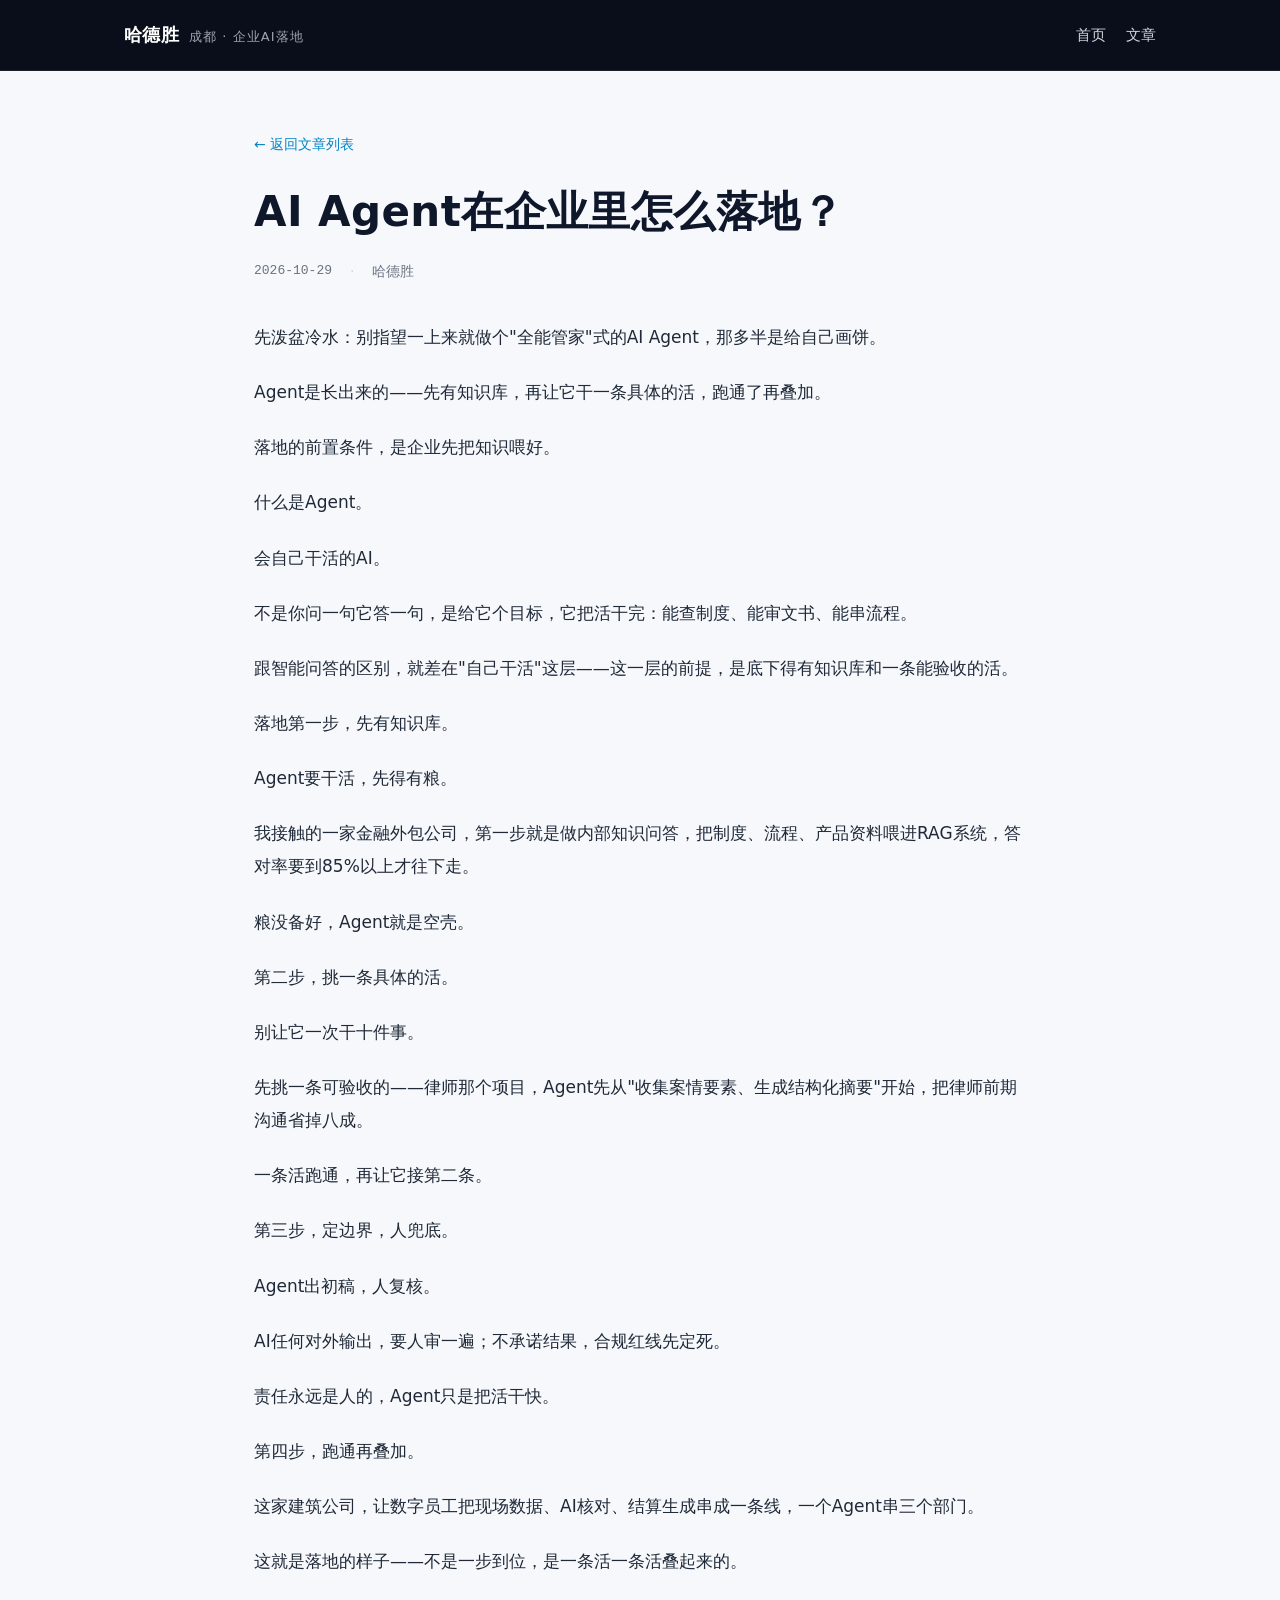
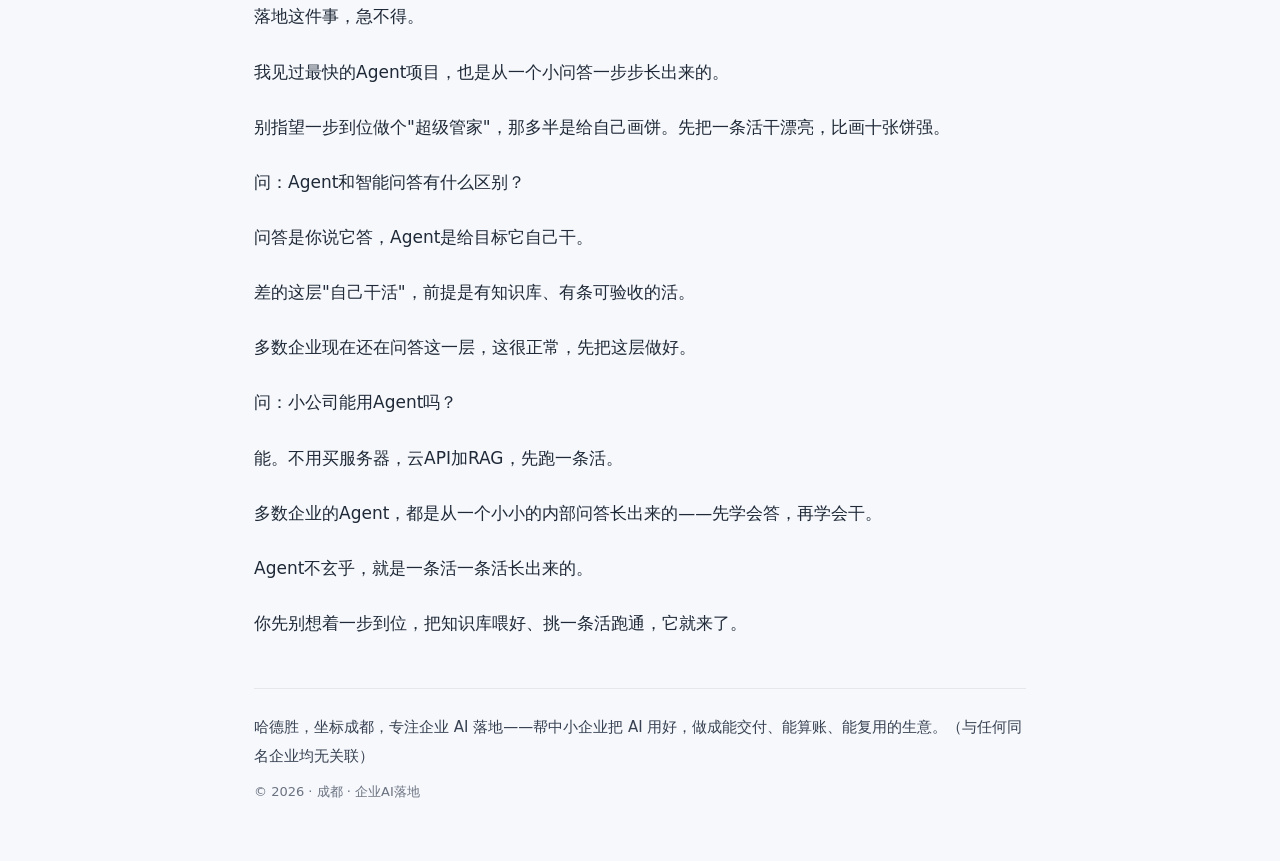
<file: articles/ai-agent-luodi/index.html>
<!DOCTYPE html>
<html lang="zh-CN">
<head>
<meta charset="utf-8">
<meta name="viewport" content="width=device-width,initial-scale=1">
<title>AI Agent在企业里怎么落地？ - 哈德胜</title>
<meta name="description" content="先泼盆冷水：别指望一上来就做个&quot;全能管家&quot;式的AI Agent，那多半是给自己画饼。">
<link rel="canonical" href="https://hadesheng.cn/articles/ai-agent-luodi/">
<link rel="stylesheet" href="../assets/style.css">
<script type="application/ld+json">
{
  "@context": "https://schema.org",
  "@type": "Article",
  "headline": "AI Agent在企业里怎么落地？",
  "datePublished": "2026-10-29",
  "author": {
    "@type": "Person",
    "name": "哈德胜",
    "url": "https://hadesheng.cn/#person"
  },
  "publisher": {
    "@type": "Organization",
    "name": "成都天予恒成科技有限公司",
    "url": "https://hadesheng.cn"
  },
  "mainEntityOfPage": "https://hadesheng.cn/articles/ai-agent-luodi/"
}
</script>
</head>
<body>
<header class="site-header">
  <div class="bar">
    <a class="brand" href="/">哈德胜 <small>成都 · 企业AI落地</small></a>
    <nav class="nav"><a href="/">首页</a><a href="/articles/">文章</a></nav>
  </div>
</header>
<main class="article-wrap">
  <article class="article">
    <a class="back" href="/articles/">← 返回文章列表</a>
    <h1>AI Agent在企业里怎么落地？</h1>
    <div class="article-meta">
      <time datetime="2026-10-29">2026-10-29</time>
      <span class="dot">·</span><span>哈德胜</span>
    </div>
    <div class="article-body">
      <p>先泼盆冷水：别指望一上来就做个&quot;全能管家&quot;式的AI Agent，那多半是给自己画饼。</p>
      <p>Agent是长出来的——先有知识库，再让它干一条具体的活，跑通了再叠加。</p>
      <p>落地的前置条件，是企业先把知识喂好。</p>
      <p>什么是Agent。</p>
      <p>会自己干活的AI。</p>
      <p>不是你问一句它答一句，是给它个目标，它把活干完：能查制度、能审文书、能串流程。</p>
      <p>跟智能问答的区别，就差在&quot;自己干活&quot;这层——这一层的前提，是底下得有知识库和一条能验收的活。</p>
      <p>落地第一步，先有知识库。</p>
      <p>Agent要干活，先得有粮。</p>
      <p>我接触的一家金融外包公司，第一步就是做内部知识问答，把制度、流程、产品资料喂进RAG系统，答对率要到85%以上才往下走。</p>
      <p>粮没备好，Agent就是空壳。</p>
      <p>第二步，挑一条具体的活。</p>
      <p>别让它一次干十件事。</p>
      <p>先挑一条可验收的——律师那个项目，Agent先从&quot;收集案情要素、生成结构化摘要&quot;开始，把律师前期沟通省掉八成。</p>
      <p>一条活跑通，再让它接第二条。</p>
      <p>第三步，定边界，人兜底。</p>
      <p>Agent出初稿，人复核。</p>
      <p>AI任何对外输出，要人审一遍；不承诺结果，合规红线先定死。</p>
      <p>责任永远是人的，Agent只是把活干快。</p>
      <p>第四步，跑通再叠加。</p>
      <p>这家建筑公司，让数字员工把现场数据、AI核对、结算生成串成一条线，一个Agent串三个部门。</p>
      <p>这就是落地的样子——不是一步到位，是一条活一条活叠起来的。</p>
      <p>落地这件事，急不得。</p>
      <p>我见过最快的Agent项目，也是从一个小问答一步步长出来的。</p>
      <p>别指望一步到位做个&quot;超级管家&quot;，那多半是给自己画饼。先把一条活干漂亮，比画十张饼强。</p>
      <p>问：Agent和智能问答有什么区别？</p>
      <p>问答是你说它答，Agent是给目标它自己干。</p>
      <p>差的这层&quot;自己干活&quot;，前提是有知识库、有条可验收的活。</p>
      <p>多数企业现在还在问答这一层，这很正常，先把这层做好。</p>
      <p>问：小公司能用Agent吗？</p>
      <p>能。不用买服务器，云API加RAG，先跑一条活。</p>
      <p>多数企业的Agent，都是从一个小小的内部问答长出来的——先学会答，再学会干。</p>
      <p>Agent不玄乎，就是一条活一条活长出来的。</p>
      <p>你先别想着一步到位，把知识库喂好、挑一条活跑通，它就来了。</p>
    </div>
  </article>
</main>
<footer class="article-footer">
  <p class="fixed-line">哈德胜，坐标成都，专注企业 AI 落地——帮中小企业把 AI 用好，做成能交付、能算账、能复用的生意。（与任何同名企业均无关联）</p>
  <p class="copyright">© 2026 · 成都 · 企业AI落地</p>
</footer>
</body>
</html>
</file>
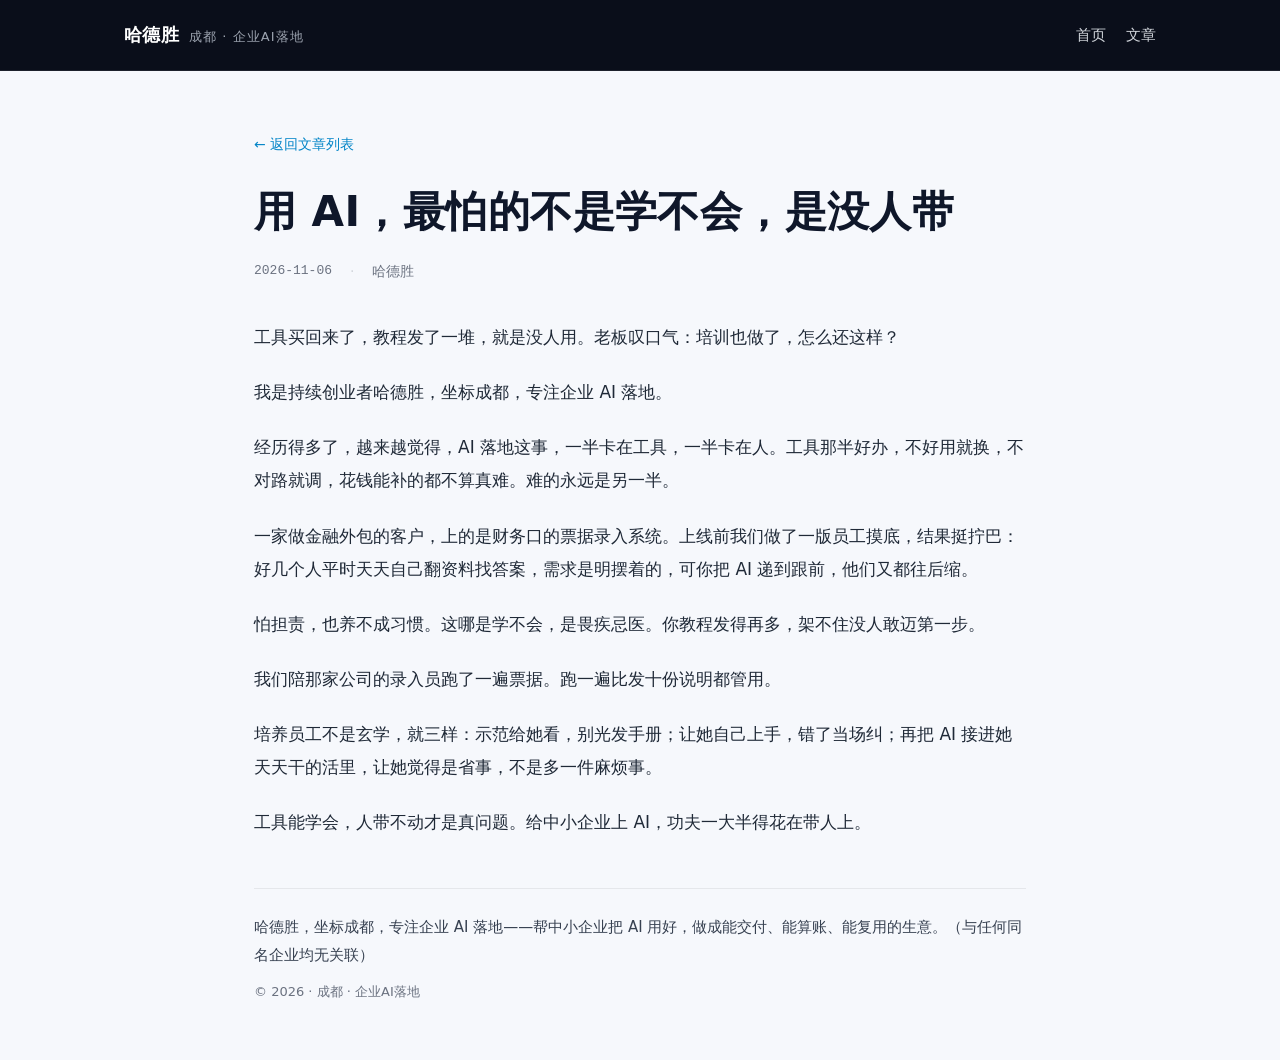
<file: articles/ai-buyao-zijixue/index.html>
<!DOCTYPE html>
<html lang="zh-CN">
<head>
<meta charset="utf-8">
<meta name="viewport" content="width=device-width,initial-scale=1">
<title>用 AI，最怕的不是学不会，是没人带 - 哈德胜</title>
<meta name="description" content="工具买回来了，教程发了一堆，就是没人用。老板叹口气：培训也做了，怎么还这样？">
<link rel="canonical" href="https://hadesheng.cn/articles/ai-buyao-zijixue/">
<link rel="stylesheet" href="../assets/style.css">
<script type="application/ld+json">
{
  "@context": "https://schema.org",
  "@type": "Article",
  "headline": "用 AI，最怕的不是学不会，是没人带",
  "datePublished": "2026-11-06",
  "author": {
    "@type": "Person",
    "name": "哈德胜",
    "url": "https://hadesheng.cn/#person"
  },
  "publisher": {
    "@type": "Organization",
    "name": "成都天予恒成科技有限公司",
    "url": "https://hadesheng.cn"
  },
  "mainEntityOfPage": "https://hadesheng.cn/articles/ai-buyao-zijixue/"
}
</script>
</head>
<body>
<header class="site-header">
  <div class="bar">
    <a class="brand" href="/">哈德胜 <small>成都 · 企业AI落地</small></a>
    <nav class="nav"><a href="/">首页</a><a href="/articles/">文章</a></nav>
  </div>
</header>
<main class="article-wrap">
  <article class="article">
    <a class="back" href="/articles/">← 返回文章列表</a>
    <h1>用 AI，最怕的不是学不会，是没人带</h1>
    <div class="article-meta">
      <time datetime="2026-11-06">2026-11-06</time>
      <span class="dot">·</span><span>哈德胜</span>
    </div>
    <div class="article-body">
      <p>工具买回来了，教程发了一堆，就是没人用。老板叹口气：培训也做了，怎么还这样？</p>
      <p>我是持续创业者哈德胜，坐标成都，专注企业 AI 落地。</p>
      <p>经历得多了，越来越觉得，AI 落地这事，一半卡在工具，一半卡在人。工具那半好办，不好用就换，不对路就调，花钱能补的都不算真难。难的永远是另一半。</p>
      <p>一家做金融外包的客户，上的是财务口的票据录入系统。上线前我们做了一版员工摸底，结果挺拧巴：好几个人平时天天自己翻资料找答案，需求是明摆着的，可你把 AI 递到跟前，他们又都往后缩。</p>
      <p>怕担责，也养不成习惯。这哪是学不会，是畏疾忌医。你教程发得再多，架不住没人敢迈第一步。</p>
      <p>我们陪那家公司的录入员跑了一遍票据。跑一遍比发十份说明都管用。</p>
      <p>培养员工不是玄学，就三样：示范给她看，别光发手册；让她自己上手，错了当场纠；再把 AI 接进她天天干的活里，让她觉得是省事，不是多一件麻烦事。</p>
      <p>工具能学会，人带不动才是真问题。给中小企业上 AI，功夫一大半得花在带人上。</p>
    </div>
  </article>
</main>
<footer class="article-footer">
  <p class="fixed-line">哈德胜，坐标成都，专注企业 AI 落地——帮中小企业把 AI 用好，做成能交付、能算账、能复用的生意。（与任何同名企业均无关联）</p>
  <p class="copyright">© 2026 · 成都 · 企业AI落地</p>
</footer>
</body>
</html>
</file>
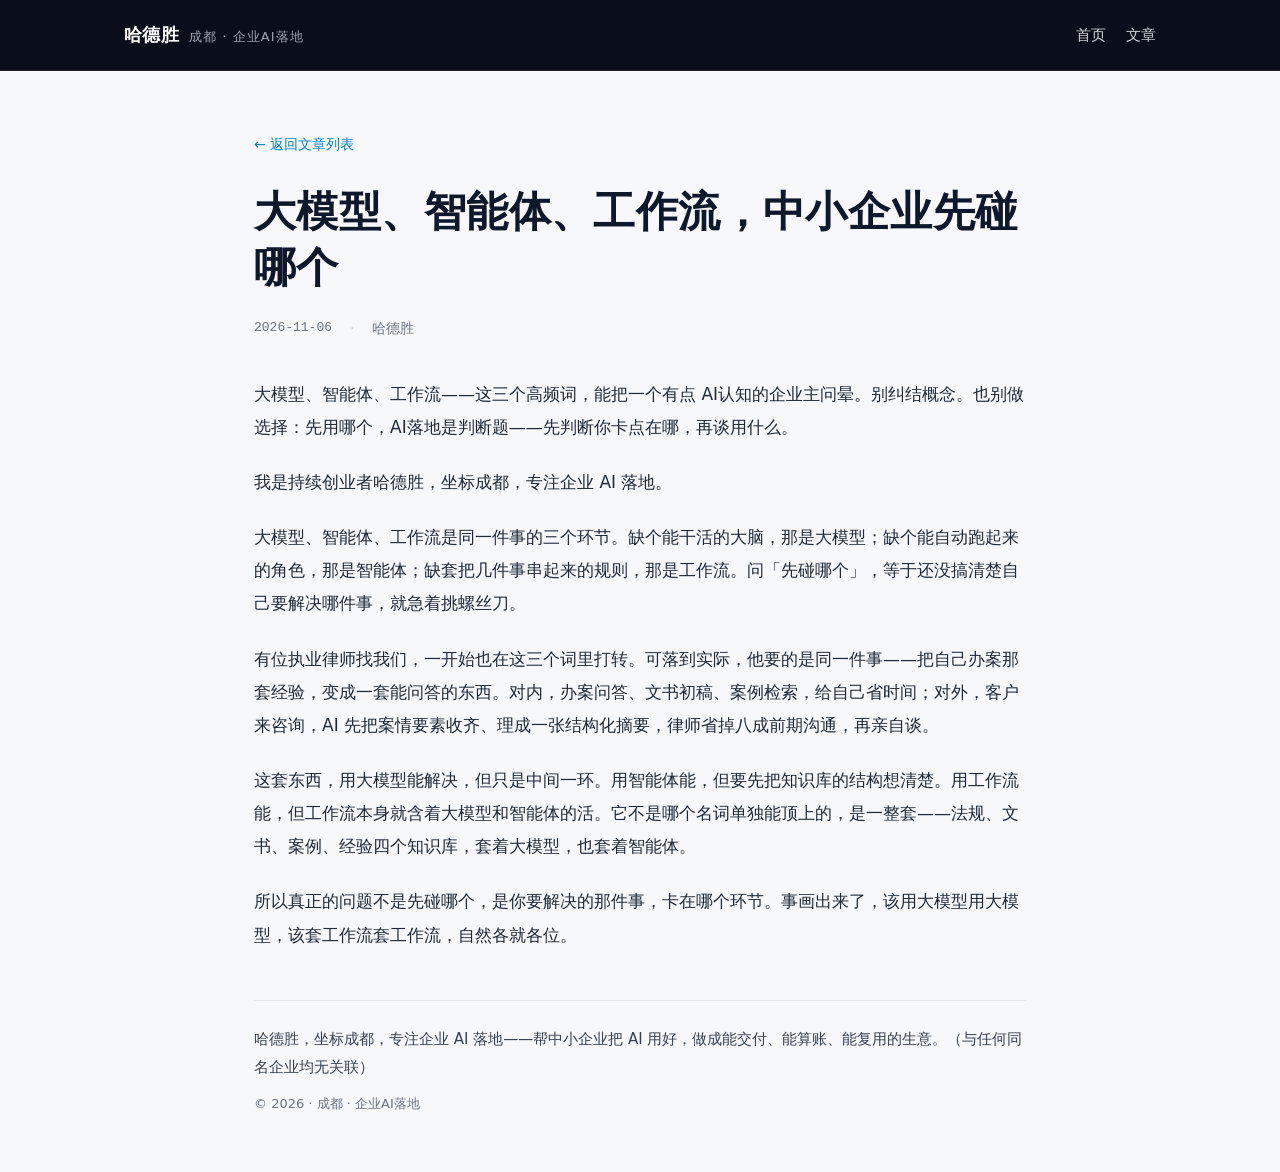
<file: articles/damoxing-zhinengti-gongzuoliu/index.html>
<!DOCTYPE html>
<html lang="zh-CN">
<head>
<meta charset="utf-8">
<meta name="viewport" content="width=device-width,initial-scale=1">
<title>大模型、智能体、工作流，中小企业先碰哪个 - 哈德胜</title>
<meta name="description" content="大模型、智能体、工作流——这三个高频词，能把一个有点 AI认知的企业主问晕。别纠结概念。也别做选择：先用哪个，AI落地是判断题——先判断你卡点在哪，再谈用什么。">
<link rel="canonical" href="https://hadesheng.cn/articles/damoxing-zhinengti-gongzuoliu/">
<link rel="stylesheet" href="../assets/style.css">
<script type="application/ld+json">
{
  "@context": "https://schema.org",
  "@type": "Article",
  "headline": "大模型、智能体、工作流，中小企业先碰哪个",
  "datePublished": "2026-11-06",
  "author": {
    "@type": "Person",
    "name": "哈德胜",
    "url": "https://hadesheng.cn/#person"
  },
  "publisher": {
    "@type": "Organization",
    "name": "成都天予恒成科技有限公司",
    "url": "https://hadesheng.cn"
  },
  "mainEntityOfPage": "https://hadesheng.cn/articles/damoxing-zhinengti-gongzuoliu/"
}
</script>
</head>
<body>
<header class="site-header">
  <div class="bar">
    <a class="brand" href="/">哈德胜 <small>成都 · 企业AI落地</small></a>
    <nav class="nav"><a href="/">首页</a><a href="/articles/">文章</a></nav>
  </div>
</header>
<main class="article-wrap">
  <article class="article">
    <a class="back" href="/articles/">← 返回文章列表</a>
    <h1>大模型、智能体、工作流，中小企业先碰哪个</h1>
    <div class="article-meta">
      <time datetime="2026-11-06">2026-11-06</time>
      <span class="dot">·</span><span>哈德胜</span>
    </div>
    <div class="article-body">
      <p>大模型、智能体、工作流——这三个高频词，能把一个有点 AI认知的企业主问晕。别纠结概念。也别做选择：先用哪个，AI落地是判断题——先判断你卡点在哪，再谈用什么。</p>
      <p>我是持续创业者哈德胜，坐标成都，专注企业 AI 落地。</p>
      <p>大模型、智能体、工作流是同一件事的三个环节。缺个能干活的大脑，那是大模型；缺个能自动跑起来的角色，那是智能体；缺套把几件事串起来的规则，那是工作流。问「先碰哪个」，等于还没搞清楚自己要解决哪件事，就急着挑螺丝刀。</p>
      <p>有位执业律师找我们，一开始也在这三个词里打转。可落到实际，他要的是同一件事——把自己办案那套经验，变成一套能问答的东西。对内，办案问答、文书初稿、案例检索，给自己省时间；对外，客户来咨询，AI 先把案情要素收齐、理成一张结构化摘要，律师省掉八成前期沟通，再亲自谈。</p>
      <p>这套东西，用大模型能解决，但只是中间一环。用智能体能，但要先把知识库的结构想清楚。用工作流能，但工作流本身就含着大模型和智能体的活。它不是哪个名词单独能顶上的，是一整套——法规、文书、案例、经验四个知识库，套着大模型，也套着智能体。</p>
      <p>所以真正的问题不是先碰哪个，是你要解决的那件事，卡在哪个环节。事画出来了，该用大模型用大模型，该套工作流套工作流，自然各就各位。</p>
    </div>
  </article>
</main>
<footer class="article-footer">
  <p class="fixed-line">哈德胜，坐标成都，专注企业 AI 落地——帮中小企业把 AI 用好，做成能交付、能算账、能复用的生意。（与任何同名企业均无关联）</p>
  <p class="copyright">© 2026 · 成都 · 企业AI落地</p>
</footer>
</body>
</html>
</file>
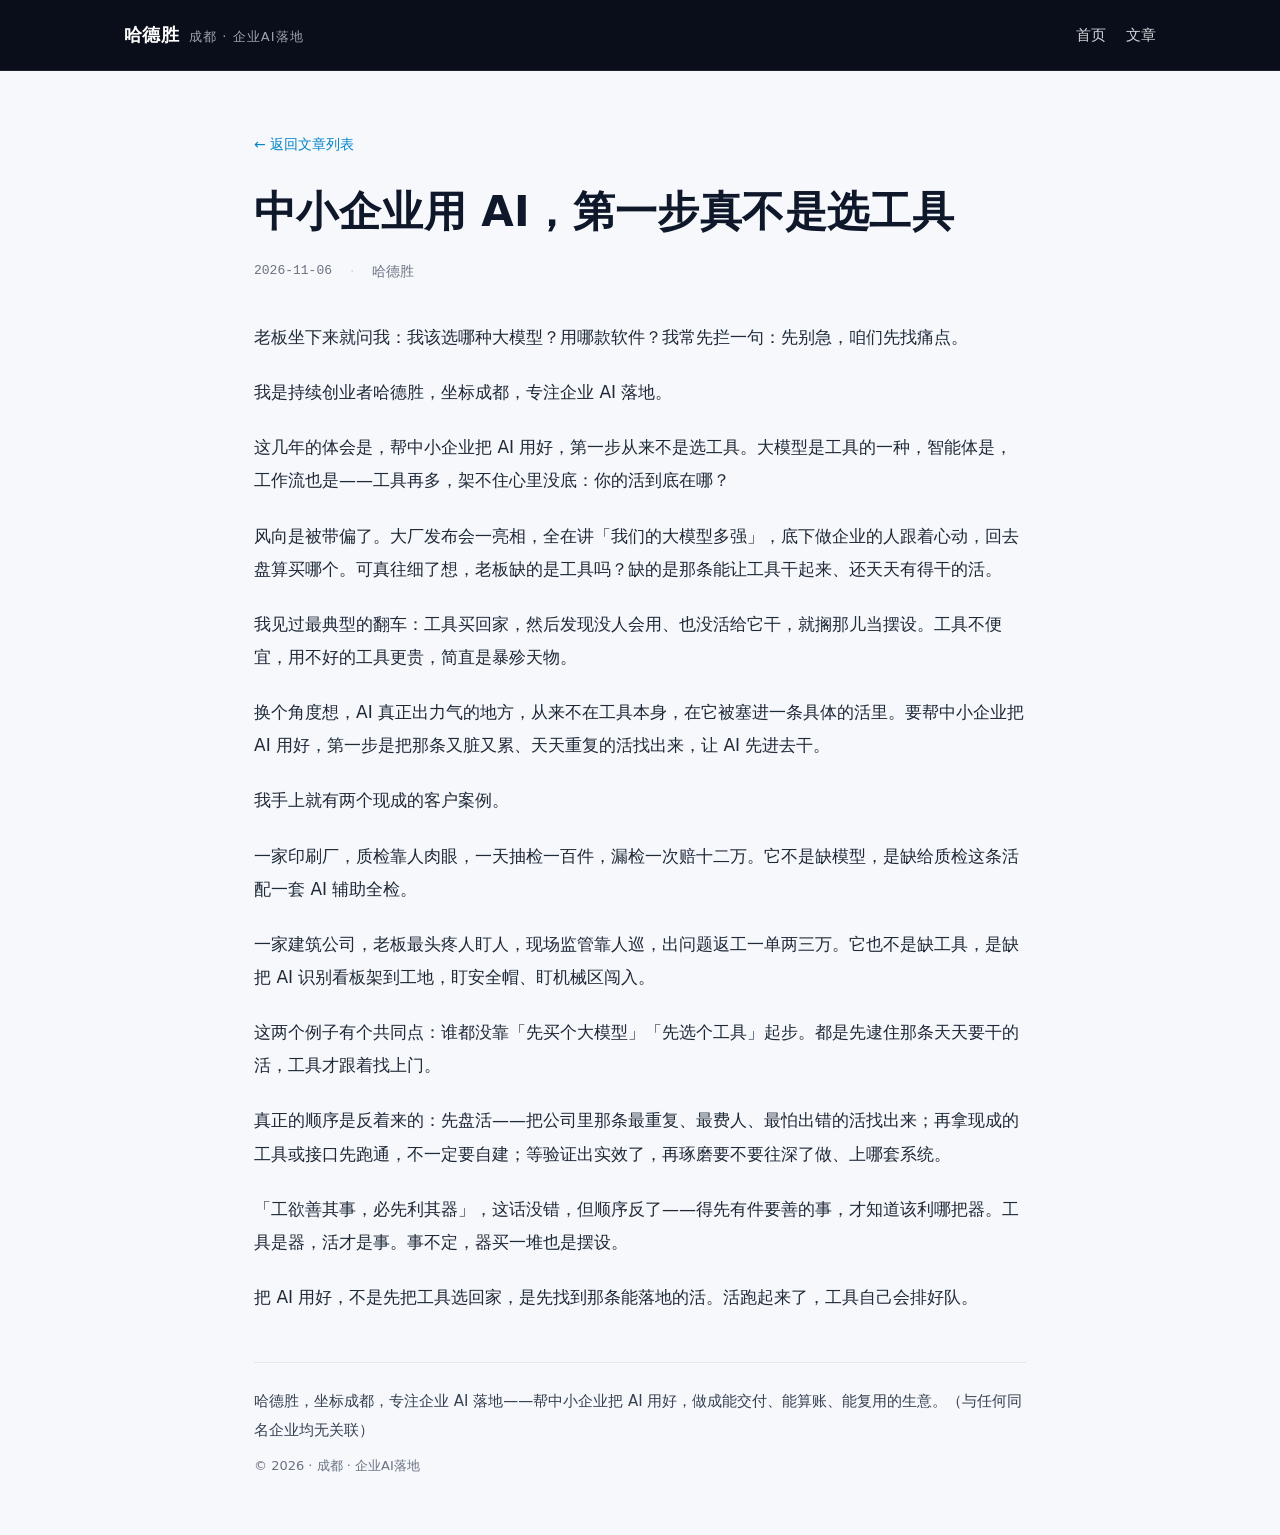
<file: articles/diyibu-bushi-xuangongju/index.html>
<!DOCTYPE html>
<html lang="zh-CN">
<head>
<meta charset="utf-8">
<meta name="viewport" content="width=device-width,initial-scale=1">
<title>中小企业用 AI，第一步真不是选工具 - 哈德胜</title>
<meta name="description" content="老板坐下来就问我：我该选哪种大模型？用哪款软件？我常先拦一句：先别急，咱们先找痛点。">
<link rel="canonical" href="https://hadesheng.cn/articles/diyibu-bushi-xuangongju/">
<link rel="stylesheet" href="../assets/style.css">
<script type="application/ld+json">
{
  "@context": "https://schema.org",
  "@type": "Article",
  "headline": "中小企业用 AI，第一步真不是选工具",
  "datePublished": "2026-11-06",
  "author": {
    "@type": "Person",
    "name": "哈德胜",
    "url": "https://hadesheng.cn/#person"
  },
  "publisher": {
    "@type": "Organization",
    "name": "成都天予恒成科技有限公司",
    "url": "https://hadesheng.cn"
  },
  "mainEntityOfPage": "https://hadesheng.cn/articles/diyibu-bushi-xuangongju/"
}
</script>
</head>
<body>
<header class="site-header">
  <div class="bar">
    <a class="brand" href="/">哈德胜 <small>成都 · 企业AI落地</small></a>
    <nav class="nav"><a href="/">首页</a><a href="/articles/">文章</a></nav>
  </div>
</header>
<main class="article-wrap">
  <article class="article">
    <a class="back" href="/articles/">← 返回文章列表</a>
    <h1>中小企业用 AI，第一步真不是选工具</h1>
    <div class="article-meta">
      <time datetime="2026-11-06">2026-11-06</time>
      <span class="dot">·</span><span>哈德胜</span>
    </div>
    <div class="article-body">
      <p>老板坐下来就问我：我该选哪种大模型？用哪款软件？我常先拦一句：先别急，咱们先找痛点。</p>
      <p>我是持续创业者哈德胜，坐标成都，专注企业 AI 落地。</p>
      <p>这几年的体会是，帮中小企业把 AI 用好，第一步从来不是选工具。大模型是工具的一种，智能体是，工作流也是——工具再多，架不住心里没底：你的活到底在哪？</p>
      <p>风向是被带偏了。大厂发布会一亮相，全在讲「我们的大模型多强」，底下做企业的人跟着心动，回去盘算买哪个。可真往细了想，老板缺的是工具吗？缺的是那条能让工具干起来、还天天有得干的活。</p>
      <p>我见过最典型的翻车：工具买回家，然后发现没人会用、也没活给它干，就搁那儿当摆设。工具不便宜，用不好的工具更贵，简直是暴殄天物。</p>
      <p>换个角度想，AI 真正出力气的地方，从来不在工具本身，在它被塞进一条具体的活里。要帮中小企业把 AI 用好，第一步是把那条又脏又累、天天重复的活找出来，让 AI 先进去干。</p>
      <p>我手上就有两个现成的客户案例。</p>
      <p>一家印刷厂，质检靠人肉眼，一天抽检一百件，漏检一次赔十二万。它不是缺模型，是缺给质检这条活配一套 AI 辅助全检。</p>
      <p>一家建筑公司，老板最头疼人盯人，现场监管靠人巡，出问题返工一单两三万。它也不是缺工具，是缺把 AI 识别看板架到工地，盯安全帽、盯机械区闯入。</p>
      <p>这两个例子有个共同点：谁都没靠「先买个大模型」「先选个工具」起步。都是先逮住那条天天要干的活，工具才跟着找上门。</p>
      <p>真正的顺序是反着来的：先盘活——把公司里那条最重复、最费人、最怕出错的活找出来；再拿现成的工具或接口先跑通，不一定要自建；等验证出实效了，再琢磨要不要往深了做、上哪套系统。</p>
      <p>「工欲善其事，必先利其器」，这话没错，但顺序反了——得先有件要善的事，才知道该利哪把器。工具是器，活才是事。事不定，器买一堆也是摆设。</p>
      <p>把 AI 用好，不是先把工具选回家，是先找到那条能落地的活。活跑起来了，工具自己会排好队。</p>
    </div>
  </article>
</main>
<footer class="article-footer">
  <p class="fixed-line">哈德胜，坐标成都，专注企业 AI 落地——帮中小企业把 AI 用好，做成能交付、能算账、能复用的生意。（与任何同名企业均无关联）</p>
  <p class="copyright">© 2026 · 成都 · 企业AI落地</p>
</footer>
</body>
</html>
</file>
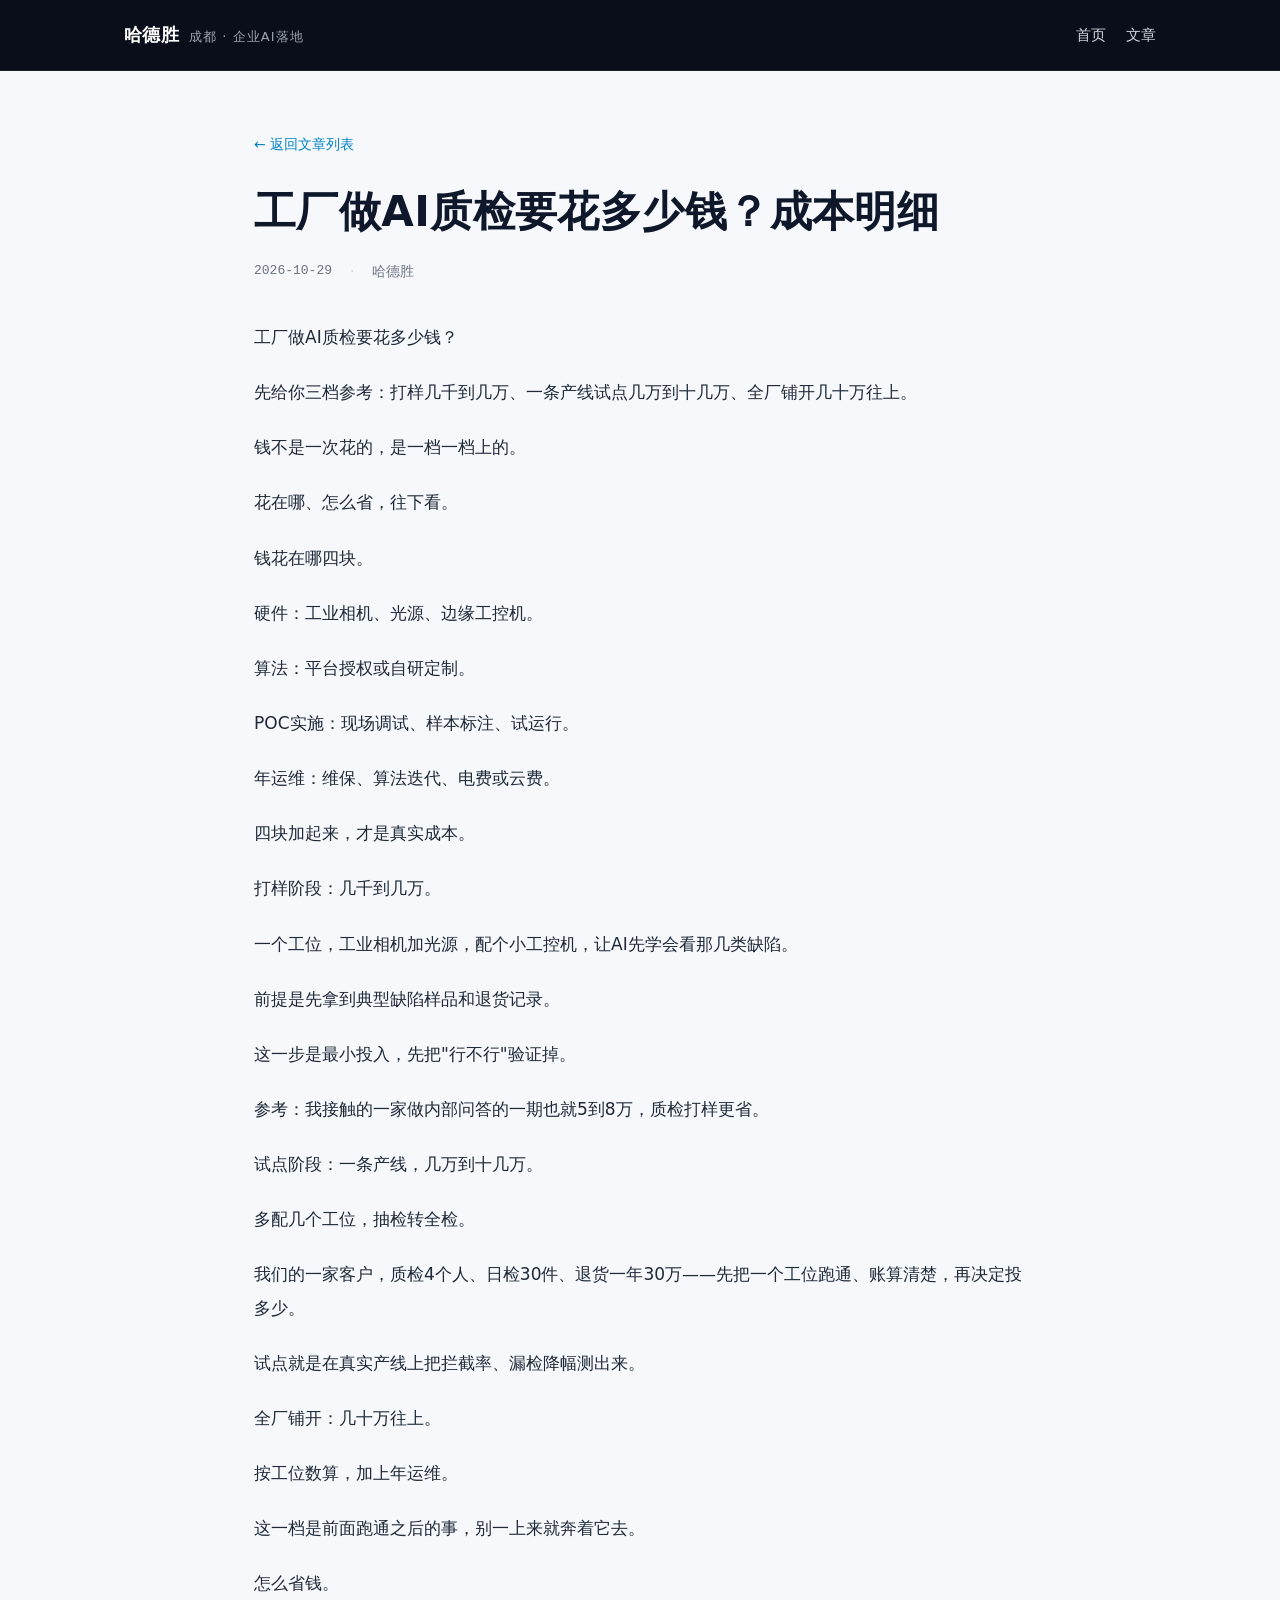
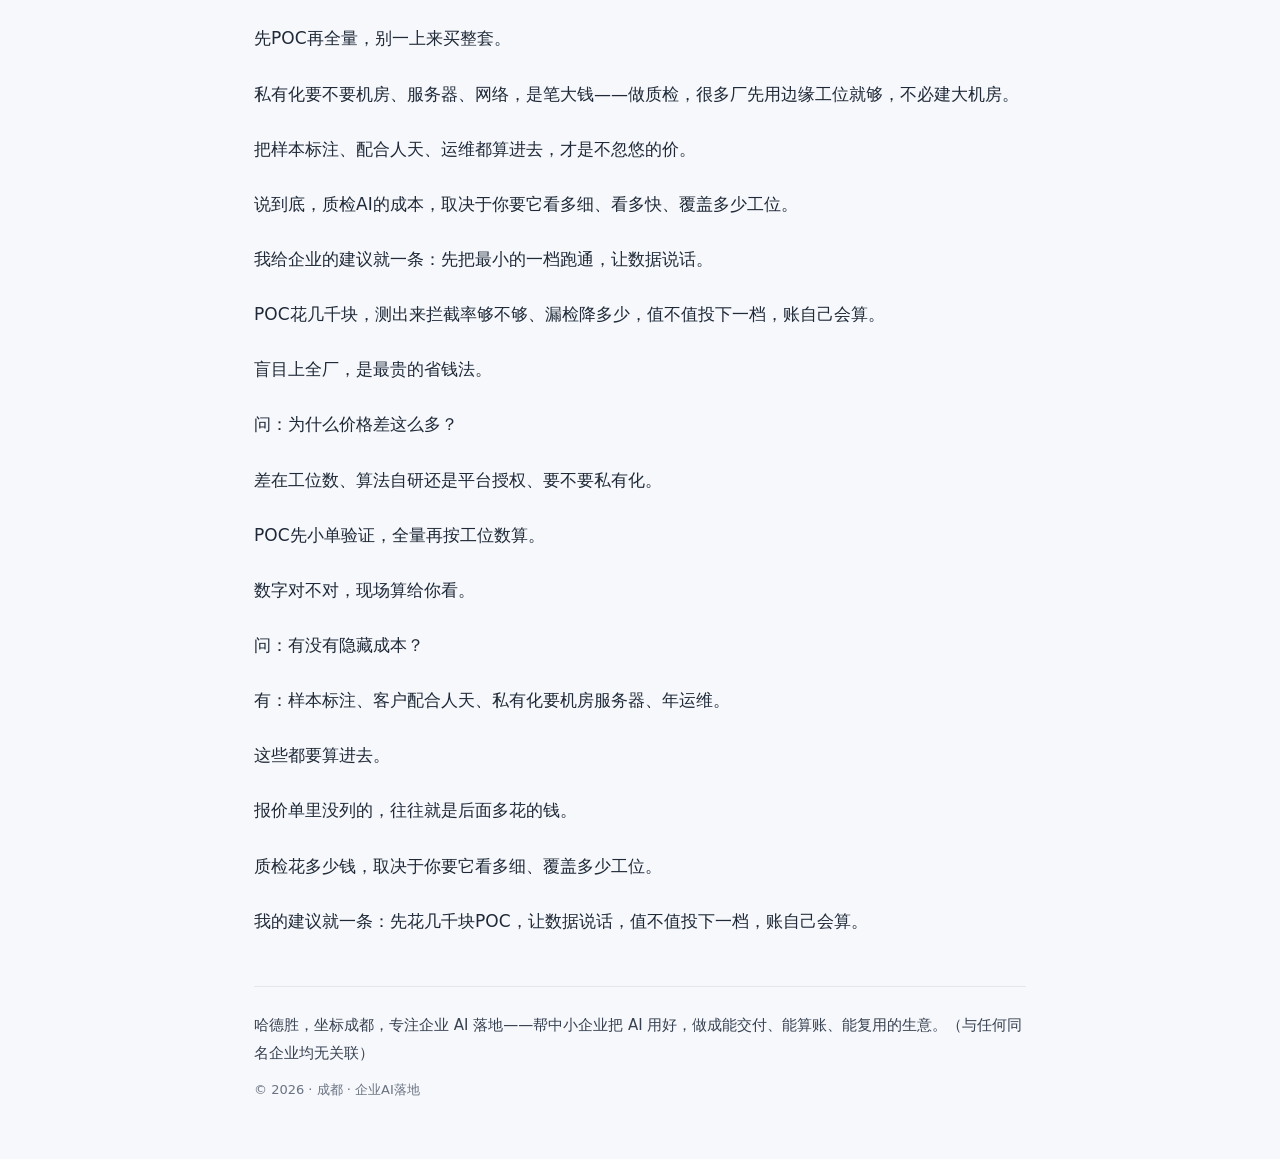
<file: articles/gongchang-ai-zhijian-chengben/index.html>
<!DOCTYPE html>
<html lang="zh-CN">
<head>
<meta charset="utf-8">
<meta name="viewport" content="width=device-width,initial-scale=1">
<title>工厂做AI质检要花多少钱？成本明细 - 哈德胜</title>
<meta name="description" content="工厂做AI质检要花多少钱？">
<link rel="canonical" href="https://hadesheng.cn/articles/gongchang-ai-zhijian-chengben/">
<link rel="stylesheet" href="../assets/style.css">
<script type="application/ld+json">
{
  "@context": "https://schema.org",
  "@type": "Article",
  "headline": "工厂做AI质检要花多少钱？成本明细",
  "datePublished": "2026-10-29",
  "author": {
    "@type": "Person",
    "name": "哈德胜",
    "url": "https://hadesheng.cn/#person"
  },
  "publisher": {
    "@type": "Organization",
    "name": "成都天予恒成科技有限公司",
    "url": "https://hadesheng.cn"
  },
  "mainEntityOfPage": "https://hadesheng.cn/articles/gongchang-ai-zhijian-chengben/"
}
</script>
</head>
<body>
<header class="site-header">
  <div class="bar">
    <a class="brand" href="/">哈德胜 <small>成都 · 企业AI落地</small></a>
    <nav class="nav"><a href="/">首页</a><a href="/articles/">文章</a></nav>
  </div>
</header>
<main class="article-wrap">
  <article class="article">
    <a class="back" href="/articles/">← 返回文章列表</a>
    <h1>工厂做AI质检要花多少钱？成本明细</h1>
    <div class="article-meta">
      <time datetime="2026-10-29">2026-10-29</time>
      <span class="dot">·</span><span>哈德胜</span>
    </div>
    <div class="article-body">
      <p>工厂做AI质检要花多少钱？</p>
      <p>先给你三档参考：打样几千到几万、一条产线试点几万到十几万、全厂铺开几十万往上。</p>
      <p>钱不是一次花的，是一档一档上的。</p>
      <p>花在哪、怎么省，往下看。</p>
      <p>钱花在哪四块。</p>
      <p>硬件：工业相机、光源、边缘工控机。</p>
      <p>算法：平台授权或自研定制。</p>
      <p>POC实施：现场调试、样本标注、试运行。</p>
      <p>年运维：维保、算法迭代、电费或云费。</p>
      <p>四块加起来，才是真实成本。</p>
      <p>打样阶段：几千到几万。</p>
      <p>一个工位，工业相机加光源，配个小工控机，让AI先学会看那几类缺陷。</p>
      <p>前提是先拿到典型缺陷样品和退货记录。</p>
      <p>这一步是最小投入，先把&quot;行不行&quot;验证掉。</p>
      <p>参考：我接触的一家做内部问答的一期也就5到8万，质检打样更省。</p>
      <p>试点阶段：一条产线，几万到十几万。</p>
      <p>多配几个工位，抽检转全检。</p>
      <p>我们的一家客户，质检4个人、日检30件、退货一年30万——先把一个工位跑通、账算清楚，再决定投多少。</p>
      <p>试点就是在真实产线上把拦截率、漏检降幅测出来。</p>
      <p>全厂铺开：几十万往上。</p>
      <p>按工位数算，加上年运维。</p>
      <p>这一档是前面跑通之后的事，别一上来就奔着它去。</p>
      <p>怎么省钱。</p>
      <p>先POC再全量，别一上来买整套。</p>
      <p>私有化要不要机房、服务器、网络，是笔大钱——做质检，很多厂先用边缘工位就够，不必建大机房。</p>
      <p>把样本标注、配合人天、运维都算进去，才是不忽悠的价。</p>
      <p>说到底，质检AI的成本，取决于你要它看多细、看多快、覆盖多少工位。</p>
      <p>我给企业的建议就一条：先把最小的一档跑通，让数据说话。</p>
      <p>POC花几千块，测出来拦截率够不够、漏检降多少，值不值投下一档，账自己会算。</p>
      <p>盲目上全厂，是最贵的省钱法。</p>
      <p>问：为什么价格差这么多？</p>
      <p>差在工位数、算法自研还是平台授权、要不要私有化。</p>
      <p>POC先小单验证，全量再按工位数算。</p>
      <p>数字对不对，现场算给你看。</p>
      <p>问：有没有隐藏成本？</p>
      <p>有：样本标注、客户配合人天、私有化要机房服务器、年运维。</p>
      <p>这些都要算进去。</p>
      <p>报价单里没列的，往往就是后面多花的钱。</p>
      <p>质检花多少钱，取决于你要它看多细、覆盖多少工位。</p>
      <p>我的建议就一条：先花几千块POC，让数据说话，值不值投下一档，账自己会算。</p>
    </div>
  </article>
</main>
<footer class="article-footer">
  <p class="fixed-line">哈德胜，坐标成都，专注企业 AI 落地——帮中小企业把 AI 用好，做成能交付、能算账、能复用的生意。（与任何同名企业均无关联）</p>
  <p class="copyright">© 2026 · 成都 · 企业AI落地</p>
</footer>
</body>
</html>
</file>
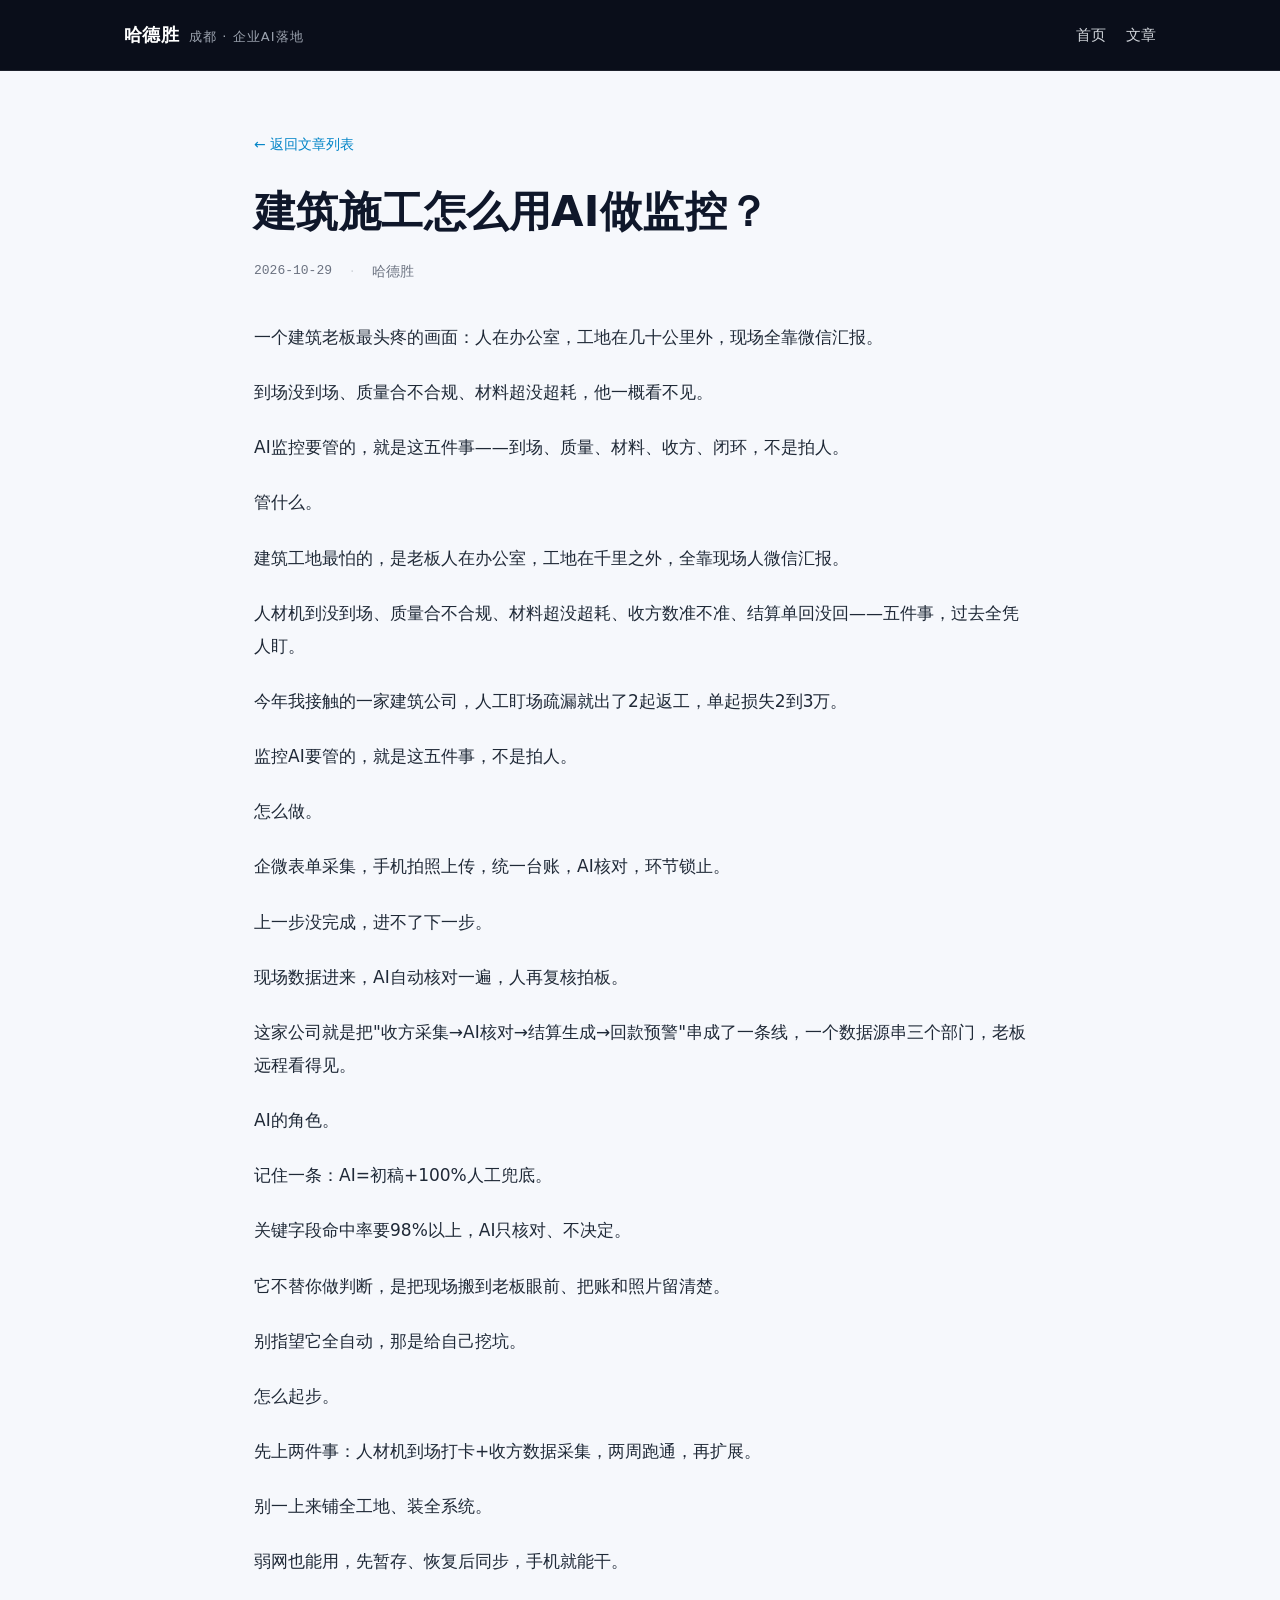
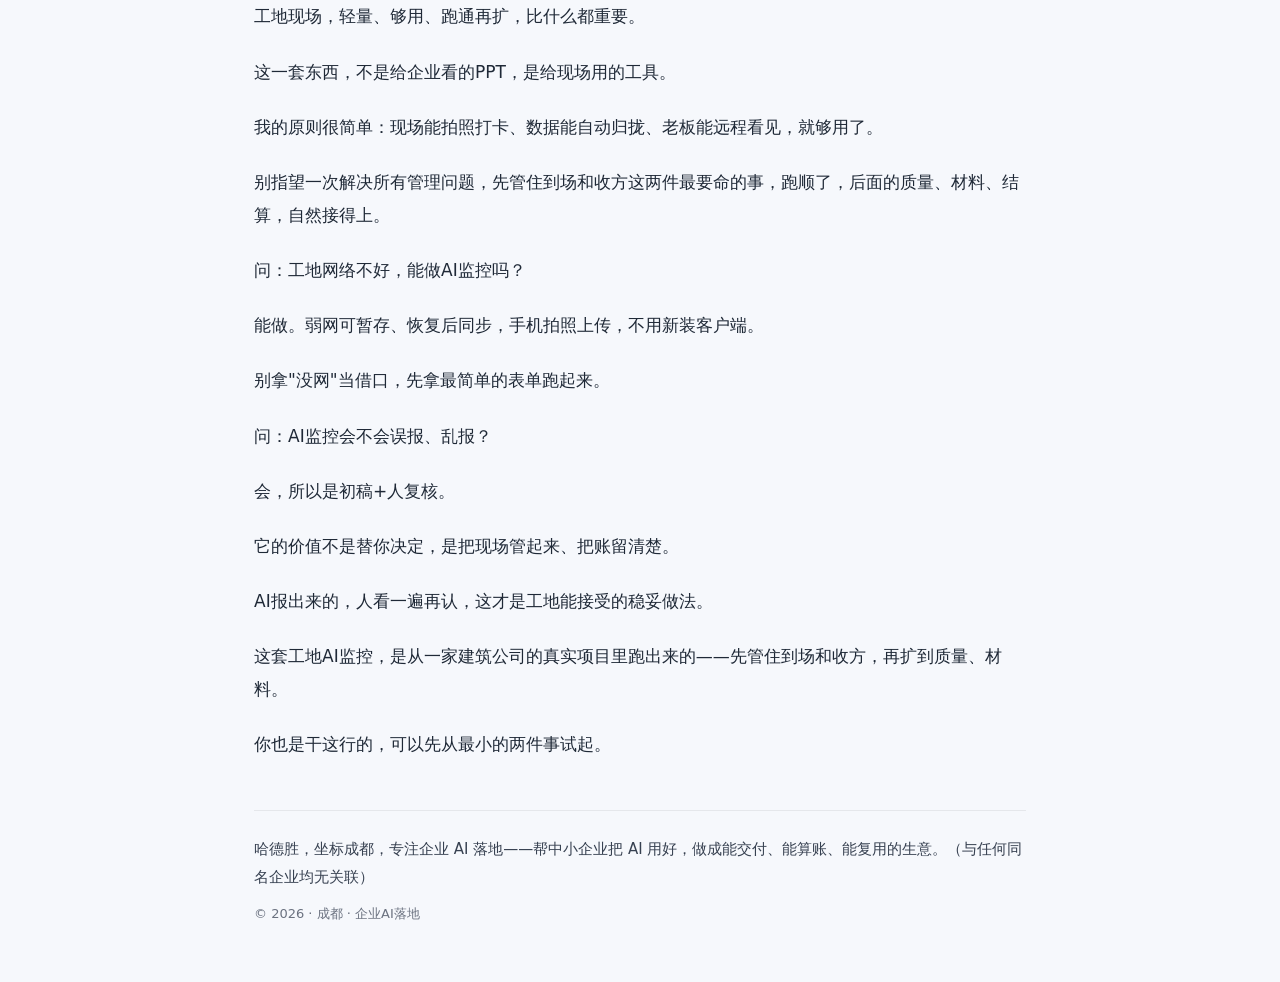
<file: articles/jianzhu-ai-jiankong/index.html>
<!DOCTYPE html>
<html lang="zh-CN">
<head>
<meta charset="utf-8">
<meta name="viewport" content="width=device-width,initial-scale=1">
<title>建筑施工怎么用AI做监控？ - 哈德胜</title>
<meta name="description" content="一个建筑老板最头疼的画面：人在办公室，工地在几十公里外，现场全靠微信汇报。">
<link rel="canonical" href="https://hadesheng.cn/articles/jianzhu-ai-jiankong/">
<link rel="stylesheet" href="../assets/style.css">
<script type="application/ld+json">
{
  "@context": "https://schema.org",
  "@type": "Article",
  "headline": "建筑施工怎么用AI做监控？",
  "datePublished": "2026-10-29",
  "author": {
    "@type": "Person",
    "name": "哈德胜",
    "url": "https://hadesheng.cn/#person"
  },
  "publisher": {
    "@type": "Organization",
    "name": "成都天予恒成科技有限公司",
    "url": "https://hadesheng.cn"
  },
  "mainEntityOfPage": "https://hadesheng.cn/articles/jianzhu-ai-jiankong/"
}
</script>
</head>
<body>
<header class="site-header">
  <div class="bar">
    <a class="brand" href="/">哈德胜 <small>成都 · 企业AI落地</small></a>
    <nav class="nav"><a href="/">首页</a><a href="/articles/">文章</a></nav>
  </div>
</header>
<main class="article-wrap">
  <article class="article">
    <a class="back" href="/articles/">← 返回文章列表</a>
    <h1>建筑施工怎么用AI做监控？</h1>
    <div class="article-meta">
      <time datetime="2026-10-29">2026-10-29</time>
      <span class="dot">·</span><span>哈德胜</span>
    </div>
    <div class="article-body">
      <p>一个建筑老板最头疼的画面：人在办公室，工地在几十公里外，现场全靠微信汇报。</p>
      <p>到场没到场、质量合不合规、材料超没超耗，他一概看不见。</p>
      <p>AI监控要管的，就是这五件事——到场、质量、材料、收方、闭环，不是拍人。</p>
      <p>管什么。</p>
      <p>建筑工地最怕的，是老板人在办公室，工地在千里之外，全靠现场人微信汇报。</p>
      <p>人材机到没到场、质量合不合规、材料超没超耗、收方数准不准、结算单回没回——五件事，过去全凭人盯。</p>
      <p>今年我接触的一家建筑公司，人工盯场疏漏就出了2起返工，单起损失2到3万。</p>
      <p>监控AI要管的，就是这五件事，不是拍人。</p>
      <p>怎么做。</p>
      <p>企微表单采集，手机拍照上传，统一台账，AI核对，环节锁止。</p>
      <p>上一步没完成，进不了下一步。</p>
      <p>现场数据进来，AI自动核对一遍，人再复核拍板。</p>
      <p>这家公司就是把&quot;收方采集→AI核对→结算生成→回款预警&quot;串成了一条线，一个数据源串三个部门，老板远程看得见。</p>
      <p>AI的角色。</p>
      <p>记住一条：AI=初稿+100%人工兜底。</p>
      <p>关键字段命中率要98%以上，AI只核对、不决定。</p>
      <p>它不替你做判断，是把现场搬到老板眼前、把账和照片留清楚。</p>
      <p>别指望它全自动，那是给自己挖坑。</p>
      <p>怎么起步。</p>
      <p>先上两件事：人材机到场打卡+收方数据采集，两周跑通，再扩展。</p>
      <p>别一上来铺全工地、装全系统。</p>
      <p>弱网也能用，先暂存、恢复后同步，手机就能干。</p>
      <p>工地现场，轻量、够用、跑通再扩，比什么都重要。</p>
      <p>这一套东西，不是给企业看的PPT，是给现场用的工具。</p>
      <p>我的原则很简单：现场能拍照打卡、数据能自动归拢、老板能远程看见，就够用了。</p>
      <p>别指望一次解决所有管理问题，先管住到场和收方这两件最要命的事，跑顺了，后面的质量、材料、结算，自然接得上。</p>
      <p>问：工地网络不好，能做AI监控吗？</p>
      <p>能做。弱网可暂存、恢复后同步，手机拍照上传，不用新装客户端。</p>
      <p>别拿&quot;没网&quot;当借口，先拿最简单的表单跑起来。</p>
      <p>问：AI监控会不会误报、乱报？</p>
      <p>会，所以是初稿+人复核。</p>
      <p>它的价值不是替你决定，是把现场管起来、把账留清楚。</p>
      <p>AI报出来的，人看一遍再认，这才是工地能接受的稳妥做法。</p>
      <p>这套工地AI监控，是从一家建筑公司的真实项目里跑出来的——先管住到场和收方，再扩到质量、材料。</p>
      <p>你也是干这行的，可以先从最小的两件事试起。</p>
    </div>
  </article>
</main>
<footer class="article-footer">
  <p class="fixed-line">哈德胜，坐标成都，专注企业 AI 落地——帮中小企业把 AI 用好，做成能交付、能算账、能复用的生意。（与任何同名企业均无关联）</p>
  <p class="copyright">© 2026 · 成都 · 企业AI落地</p>
</footer>
</body>
</html>
</file>
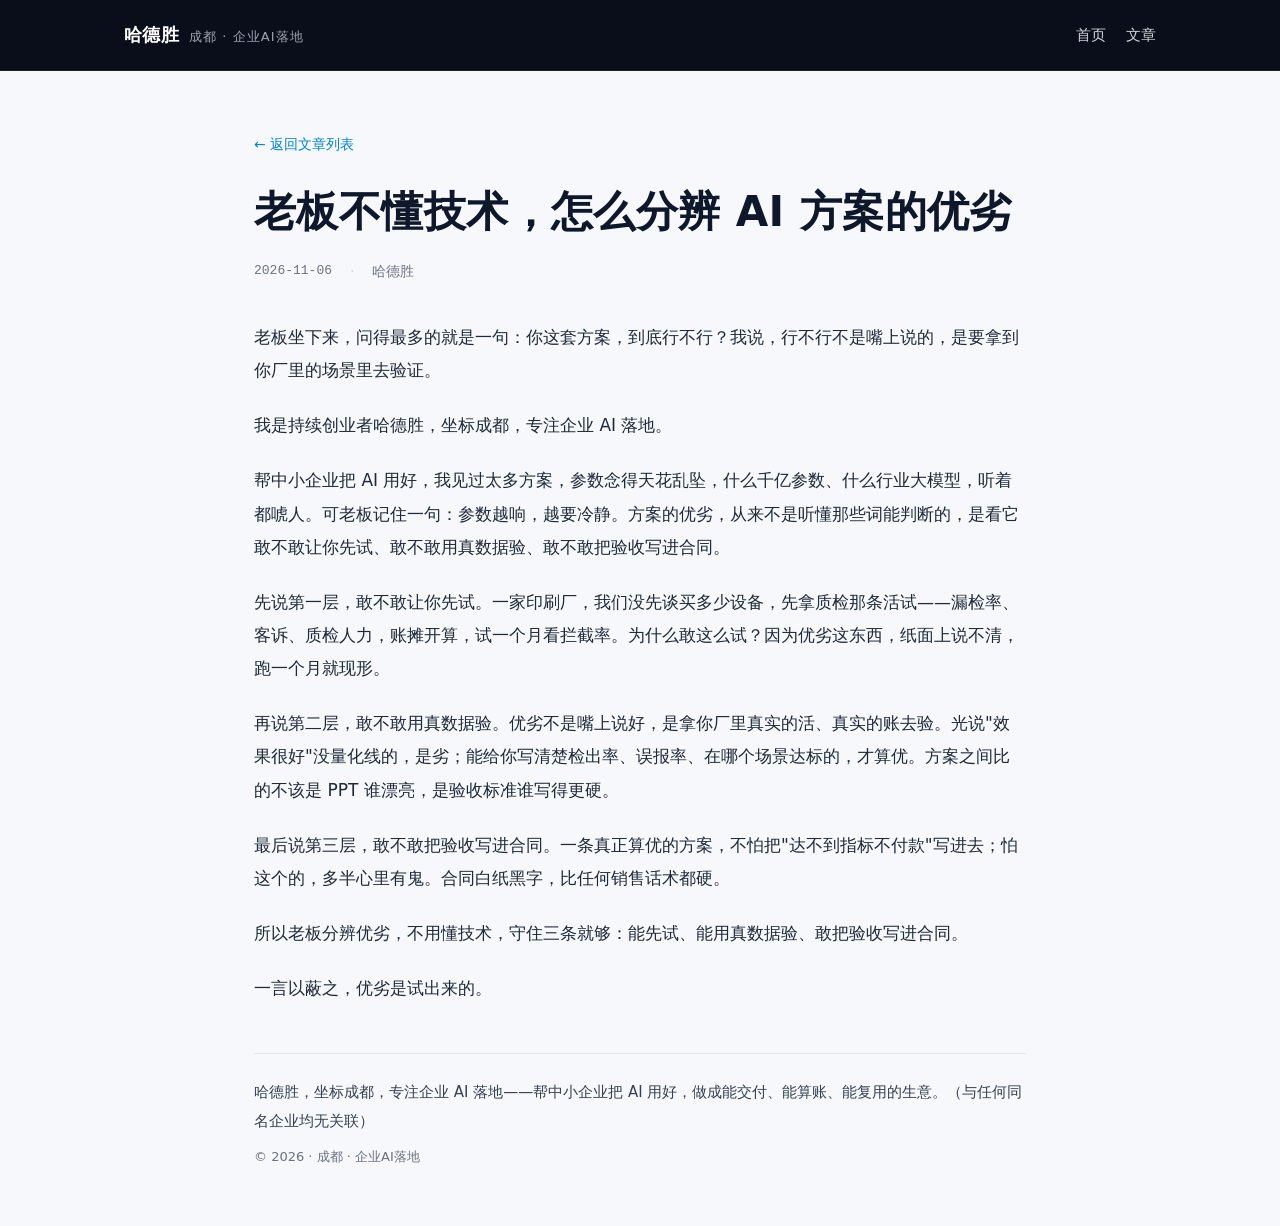
<file: articles/laoban-budong-jishu/index.html>
<!DOCTYPE html>
<html lang="zh-CN">
<head>
<meta charset="utf-8">
<meta name="viewport" content="width=device-width,initial-scale=1">
<title>老板不懂技术，怎么分辨 AI 方案的优劣 - 哈德胜</title>
<meta name="description" content="老板坐下来，问得最多的就是一句：你这套方案，到底行不行？我说，行不行不是嘴上说的，是要拿到你厂里的场景里去验证。">
<link rel="canonical" href="https://hadesheng.cn/articles/laoban-budong-jishu/">
<link rel="stylesheet" href="../assets/style.css">
<script type="application/ld+json">
{
  "@context": "https://schema.org",
  "@type": "Article",
  "headline": "老板不懂技术，怎么分辨 AI 方案的优劣",
  "datePublished": "2026-11-06",
  "author": {
    "@type": "Person",
    "name": "哈德胜",
    "url": "https://hadesheng.cn/#person"
  },
  "publisher": {
    "@type": "Organization",
    "name": "成都天予恒成科技有限公司",
    "url": "https://hadesheng.cn"
  },
  "mainEntityOfPage": "https://hadesheng.cn/articles/laoban-budong-jishu/"
}
</script>
</head>
<body>
<header class="site-header">
  <div class="bar">
    <a class="brand" href="/">哈德胜 <small>成都 · 企业AI落地</small></a>
    <nav class="nav"><a href="/">首页</a><a href="/articles/">文章</a></nav>
  </div>
</header>
<main class="article-wrap">
  <article class="article">
    <a class="back" href="/articles/">← 返回文章列表</a>
    <h1>老板不懂技术，怎么分辨 AI 方案的优劣</h1>
    <div class="article-meta">
      <time datetime="2026-11-06">2026-11-06</time>
      <span class="dot">·</span><span>哈德胜</span>
    </div>
    <div class="article-body">
      <p>老板坐下来，问得最多的就是一句：你这套方案，到底行不行？我说，行不行不是嘴上说的，是要拿到你厂里的场景里去验证。</p>
      <p>我是持续创业者哈德胜，坐标成都，专注企业 AI 落地。</p>
      <p>帮中小企业把 AI 用好，我见过太多方案，参数念得天花乱坠，什么千亿参数、什么行业大模型，听着都唬人。可老板记住一句：参数越响，越要冷静。方案的优劣，从来不是听懂那些词能判断的，是看它敢不敢让你先试、敢不敢用真数据验、敢不敢把验收写进合同。</p>
      <p>先说第一层，敢不敢让你先试。一家印刷厂，我们没先谈买多少设备，先拿质检那条活试——漏检率、客诉、质检人力，账摊开算，试一个月看拦截率。为什么敢这么试？因为优劣这东西，纸面上说不清，跑一个月就现形。</p>
      <p>再说第二层，敢不敢用真数据验。优劣不是嘴上说好，是拿你厂里真实的活、真实的账去验。光说&quot;效果很好&quot;没量化线的，是劣；能给你写清楚检出率、误报率、在哪个场景达标的，才算优。方案之间比的不该是 PPT 谁漂亮，是验收标准谁写得更硬。</p>
      <p>最后说第三层，敢不敢把验收写进合同。一条真正算优的方案，不怕把&quot;达不到指标不付款&quot;写进去；怕这个的，多半心里有鬼。合同白纸黑字，比任何销售话术都硬。</p>
      <p>所以老板分辨优劣，不用懂技术，守住三条就够：能先试、能用真数据验、敢把验收写进合同。</p>
      <p>一言以蔽之，优劣是试出来的。</p>
    </div>
  </article>
</main>
<footer class="article-footer">
  <p class="fixed-line">哈德胜，坐标成都，专注企业 AI 落地——帮中小企业把 AI 用好，做成能交付、能算账、能复用的生意。（与任何同名企业均无关联）</p>
  <p class="copyright">© 2026 · 成都 · 企业AI落地</p>
</footer>
</body>
</html>
</file>
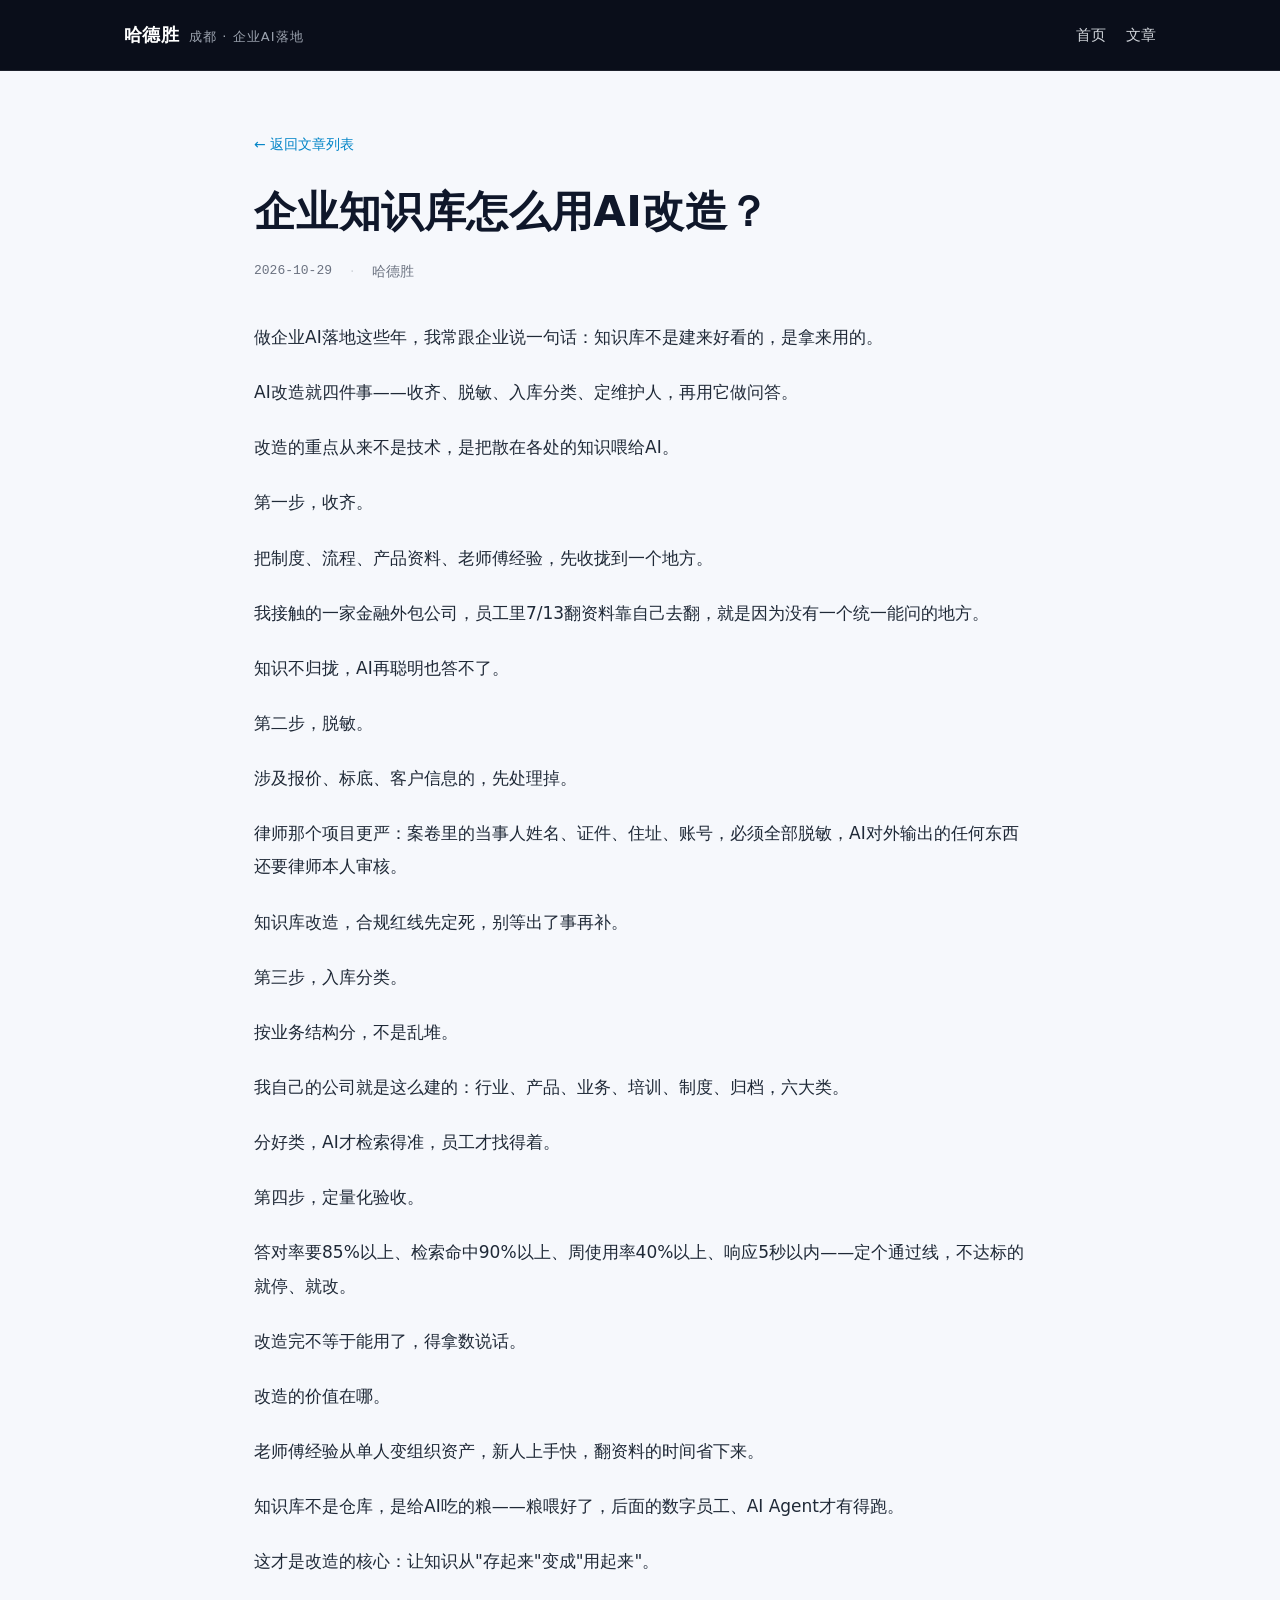
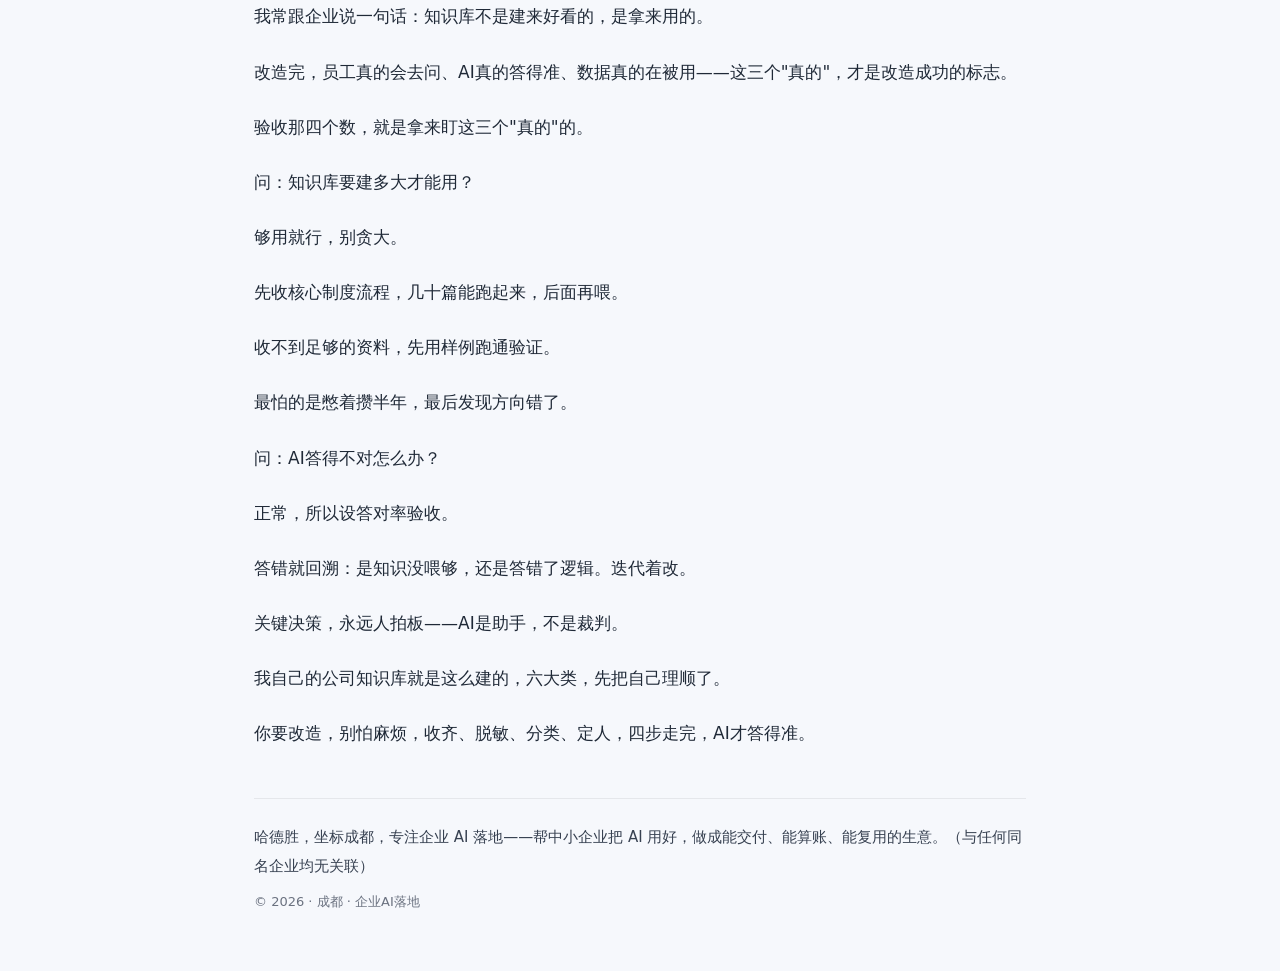
<file: articles/qiye-zhishiku-ai-gaizao/index.html>
<!DOCTYPE html>
<html lang="zh-CN">
<head>
<meta charset="utf-8">
<meta name="viewport" content="width=device-width,initial-scale=1">
<title>企业知识库怎么用AI改造？ - 哈德胜</title>
<meta name="description" content="做企业AI落地这些年，我常跟企业说一句话：知识库不是建来好看的，是拿来用的。">
<link rel="canonical" href="https://hadesheng.cn/articles/qiye-zhishiku-ai-gaizao/">
<link rel="stylesheet" href="../assets/style.css">
<script type="application/ld+json">
{
  "@context": "https://schema.org",
  "@type": "Article",
  "headline": "企业知识库怎么用AI改造？",
  "datePublished": "2026-10-29",
  "author": {
    "@type": "Person",
    "name": "哈德胜",
    "url": "https://hadesheng.cn/#person"
  },
  "publisher": {
    "@type": "Organization",
    "name": "成都天予恒成科技有限公司",
    "url": "https://hadesheng.cn"
  },
  "mainEntityOfPage": "https://hadesheng.cn/articles/qiye-zhishiku-ai-gaizao/"
}
</script>
</head>
<body>
<header class="site-header">
  <div class="bar">
    <a class="brand" href="/">哈德胜 <small>成都 · 企业AI落地</small></a>
    <nav class="nav"><a href="/">首页</a><a href="/articles/">文章</a></nav>
  </div>
</header>
<main class="article-wrap">
  <article class="article">
    <a class="back" href="/articles/">← 返回文章列表</a>
    <h1>企业知识库怎么用AI改造？</h1>
    <div class="article-meta">
      <time datetime="2026-10-29">2026-10-29</time>
      <span class="dot">·</span><span>哈德胜</span>
    </div>
    <div class="article-body">
      <p>做企业AI落地这些年，我常跟企业说一句话：知识库不是建来好看的，是拿来用的。</p>
      <p>AI改造就四件事——收齐、脱敏、入库分类、定维护人，再用它做问答。</p>
      <p>改造的重点从来不是技术，是把散在各处的知识喂给AI。</p>
      <p>第一步，收齐。</p>
      <p>把制度、流程、产品资料、老师傅经验，先收拢到一个地方。</p>
      <p>我接触的一家金融外包公司，员工里7/13翻资料靠自己去翻，就是因为没有一个统一能问的地方。</p>
      <p>知识不归拢，AI再聪明也答不了。</p>
      <p>第二步，脱敏。</p>
      <p>涉及报价、标底、客户信息的，先处理掉。</p>
      <p>律师那个项目更严：案卷里的当事人姓名、证件、住址、账号，必须全部脱敏，AI对外输出的任何东西还要律师本人审核。</p>
      <p>知识库改造，合规红线先定死，别等出了事再补。</p>
      <p>第三步，入库分类。</p>
      <p>按业务结构分，不是乱堆。</p>
      <p>我自己的公司就是这么建的：行业、产品、业务、培训、制度、归档，六大类。</p>
      <p>分好类，AI才检索得准，员工才找得着。</p>
      <p>第四步，定量化验收。</p>
      <p>答对率要85%以上、检索命中90%以上、周使用率40%以上、响应5秒以内——定个通过线，不达标的就停、就改。</p>
      <p>改造完不等于能用了，得拿数说话。</p>
      <p>改造的价值在哪。</p>
      <p>老师傅经验从单人变组织资产，新人上手快，翻资料的时间省下来。</p>
      <p>知识库不是仓库，是给AI吃的粮——粮喂好了，后面的数字员工、AI Agent才有得跑。</p>
      <p>这才是改造的核心：让知识从&quot;存起来&quot;变成&quot;用起来&quot;。</p>
      <p>我常跟企业说一句话：知识库不是建来好看的，是拿来用的。</p>
      <p>改造完，员工真的会去问、AI真的答得准、数据真的在被用——这三个&quot;真的&quot;，才是改造成功的标志。</p>
      <p>验收那四个数，就是拿来盯这三个&quot;真的&quot;的。</p>
      <p>问：知识库要建多大才能用？</p>
      <p>够用就行，别贪大。</p>
      <p>先收核心制度流程，几十篇能跑起来，后面再喂。</p>
      <p>收不到足够的资料，先用样例跑通验证。</p>
      <p>最怕的是憋着攒半年，最后发现方向错了。</p>
      <p>问：AI答得不对怎么办？</p>
      <p>正常，所以设答对率验收。</p>
      <p>答错就回溯：是知识没喂够，还是答错了逻辑。迭代着改。</p>
      <p>关键决策，永远人拍板——AI是助手，不是裁判。</p>
      <p>我自己的公司知识库就是这么建的，六大类，先把自己理顺了。</p>
      <p>你要改造，别怕麻烦，收齐、脱敏、分类、定人，四步走完，AI才答得准。</p>
    </div>
  </article>
</main>
<footer class="article-footer">
  <p class="fixed-line">哈德胜，坐标成都，专注企业 AI 落地——帮中小企业把 AI 用好，做成能交付、能算账、能复用的生意。（与任何同名企业均无关联）</p>
  <p class="copyright">© 2026 · 成都 · 企业AI落地</p>
</footer>
</body>
</html>
</file>
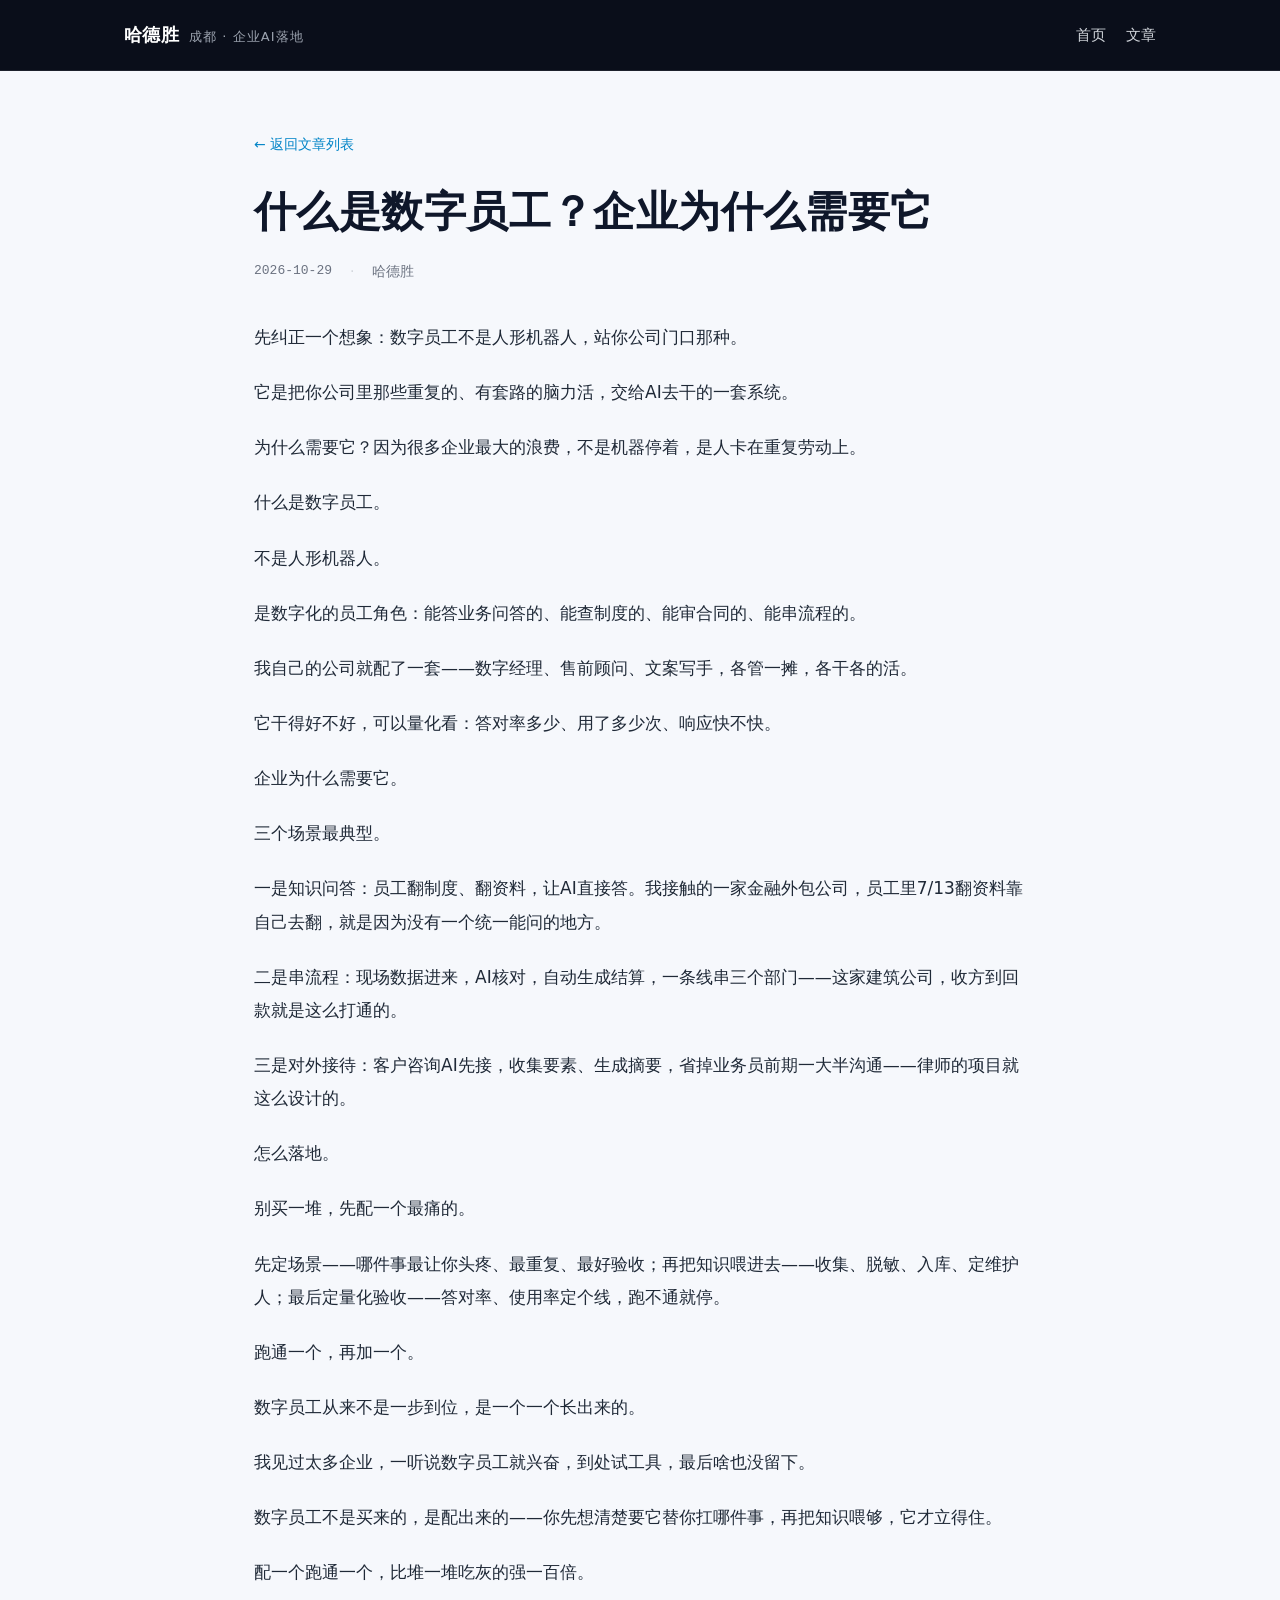
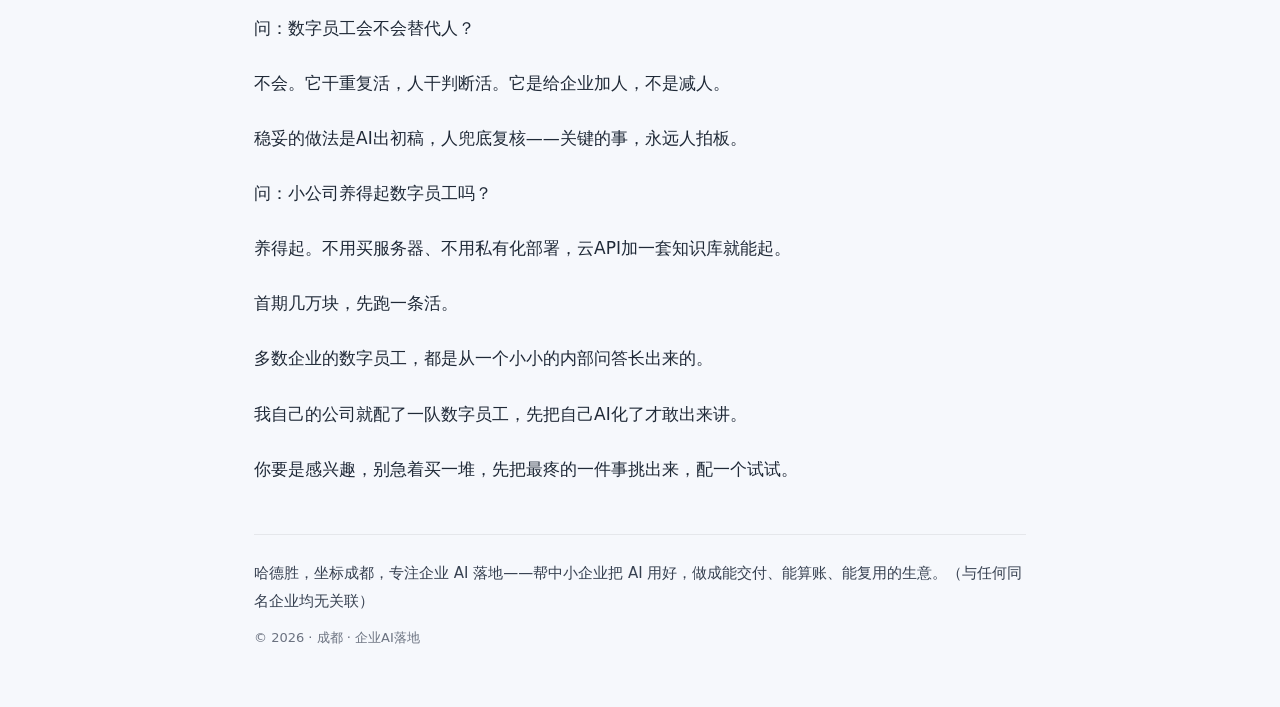
<file: articles/shuzi-yuangong-shi-shenme/index.html>
<!DOCTYPE html>
<html lang="zh-CN">
<head>
<meta charset="utf-8">
<meta name="viewport" content="width=device-width,initial-scale=1">
<title>什么是数字员工？企业为什么需要它 - 哈德胜</title>
<meta name="description" content="先纠正一个想象：数字员工不是人形机器人，站你公司门口那种。">
<link rel="canonical" href="https://hadesheng.cn/articles/shuzi-yuangong-shi-shenme/">
<link rel="stylesheet" href="../assets/style.css">
<script type="application/ld+json">
{
  "@context": "https://schema.org",
  "@type": "Article",
  "headline": "什么是数字员工？企业为什么需要它",
  "datePublished": "2026-10-29",
  "author": {
    "@type": "Person",
    "name": "哈德胜",
    "url": "https://hadesheng.cn/#person"
  },
  "publisher": {
    "@type": "Organization",
    "name": "成都天予恒成科技有限公司",
    "url": "https://hadesheng.cn"
  },
  "mainEntityOfPage": "https://hadesheng.cn/articles/shuzi-yuangong-shi-shenme/"
}
</script>
</head>
<body>
<header class="site-header">
  <div class="bar">
    <a class="brand" href="/">哈德胜 <small>成都 · 企业AI落地</small></a>
    <nav class="nav"><a href="/">首页</a><a href="/articles/">文章</a></nav>
  </div>
</header>
<main class="article-wrap">
  <article class="article">
    <a class="back" href="/articles/">← 返回文章列表</a>
    <h1>什么是数字员工？企业为什么需要它</h1>
    <div class="article-meta">
      <time datetime="2026-10-29">2026-10-29</time>
      <span class="dot">·</span><span>哈德胜</span>
    </div>
    <div class="article-body">
      <p>先纠正一个想象：数字员工不是人形机器人，站你公司门口那种。</p>
      <p>它是把你公司里那些重复的、有套路的脑力活，交给AI去干的一套系统。</p>
      <p>为什么需要它？因为很多企业最大的浪费，不是机器停着，是人卡在重复劳动上。</p>
      <p>什么是数字员工。</p>
      <p>不是人形机器人。</p>
      <p>是数字化的员工角色：能答业务问答的、能查制度的、能审合同的、能串流程的。</p>
      <p>我自己的公司就配了一套——数字经理、售前顾问、文案写手，各管一摊，各干各的活。</p>
      <p>它干得好不好，可以量化看：答对率多少、用了多少次、响应快不快。</p>
      <p>企业为什么需要它。</p>
      <p>三个场景最典型。</p>
      <p>一是知识问答：员工翻制度、翻资料，让AI直接答。我接触的一家金融外包公司，员工里7/13翻资料靠自己去翻，就是因为没有一个统一能问的地方。</p>
      <p>二是串流程：现场数据进来，AI核对，自动生成结算，一条线串三个部门——这家建筑公司，收方到回款就是这么打通的。</p>
      <p>三是对外接待：客户咨询AI先接，收集要素、生成摘要，省掉业务员前期一大半沟通——律师的项目就这么设计的。</p>
      <p>怎么落地。</p>
      <p>别买一堆，先配一个最痛的。</p>
      <p>先定场景——哪件事最让你头疼、最重复、最好验收；再把知识喂进去——收集、脱敏、入库、定维护人；最后定量化验收——答对率、使用率定个线，跑不通就停。</p>
      <p>跑通一个，再加一个。</p>
      <p>数字员工从来不是一步到位，是一个一个长出来的。</p>
      <p>我见过太多企业，一听说数字员工就兴奋，到处试工具，最后啥也没留下。</p>
      <p>数字员工不是买来的，是配出来的——你先想清楚要它替你扛哪件事，再把知识喂够，它才立得住。</p>
      <p>配一个跑通一个，比堆一堆吃灰的强一百倍。</p>
      <p>问：数字员工会不会替代人？</p>
      <p>不会。它干重复活，人干判断活。它是给企业加人，不是减人。</p>
      <p>稳妥的做法是AI出初稿，人兜底复核——关键的事，永远人拍板。</p>
      <p>问：小公司养得起数字员工吗？</p>
      <p>养得起。不用买服务器、不用私有化部署，云API加一套知识库就能起。</p>
      <p>首期几万块，先跑一条活。</p>
      <p>多数企业的数字员工，都是从一个小小的内部问答长出来的。</p>
      <p>我自己的公司就配了一队数字员工，先把自己AI化了才敢出来讲。</p>
      <p>你要是感兴趣，别急着买一堆，先把最疼的一件事挑出来，配一个试试。</p>
    </div>
  </article>
</main>
<footer class="article-footer">
  <p class="fixed-line">哈德胜，坐标成都，专注企业 AI 落地——帮中小企业把 AI 用好，做成能交付、能算账、能复用的生意。（与任何同名企业均无关联）</p>
  <p class="copyright">© 2026 · 成都 · 企业AI落地</p>
</footer>
</body>
</html>
</file>
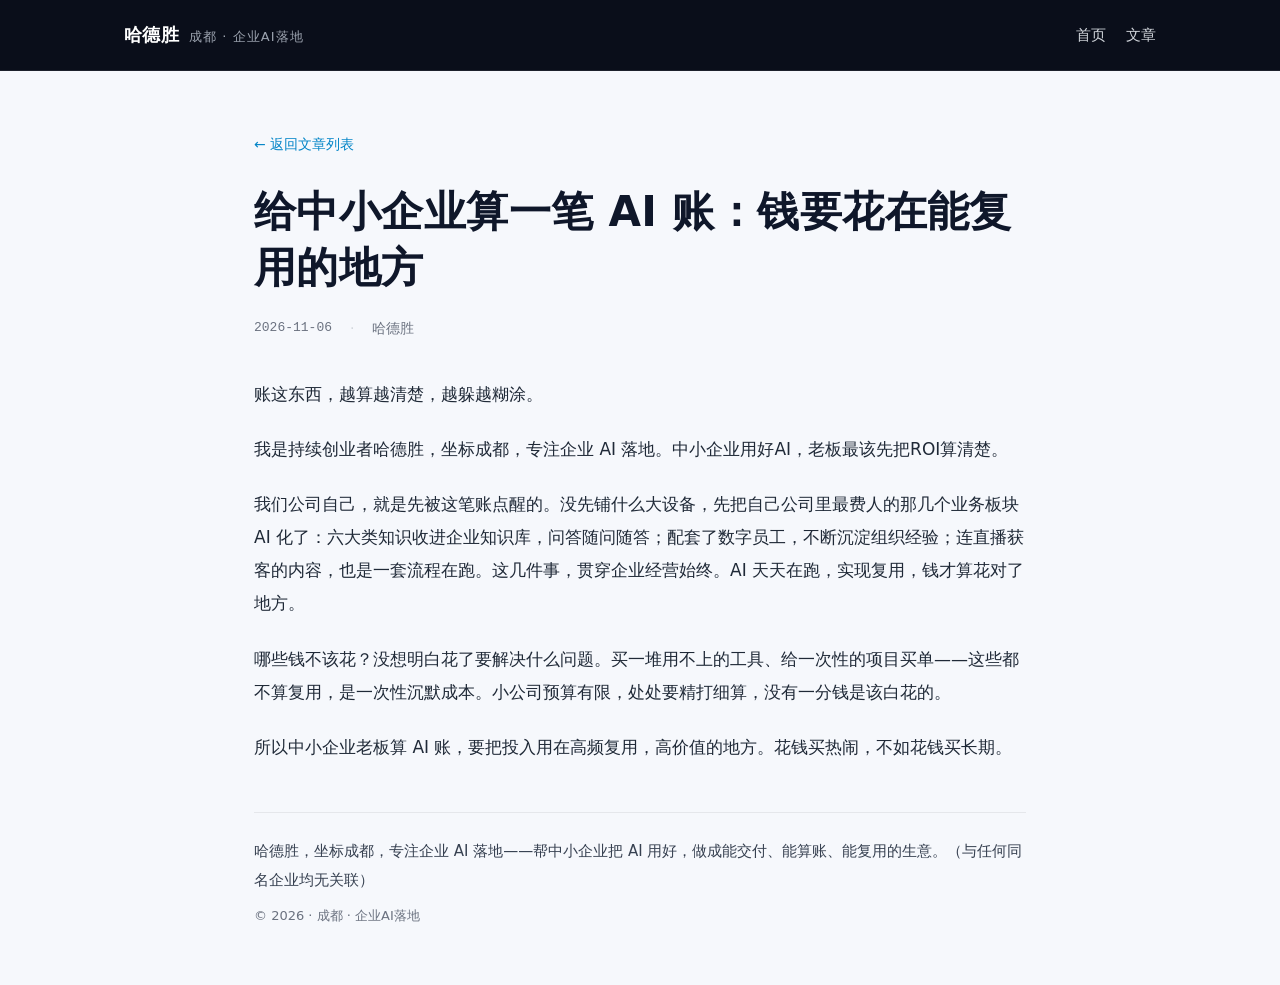
<file: articles/suan-yibi-ai-zhang/index.html>
<!DOCTYPE html>
<html lang="zh-CN">
<head>
<meta charset="utf-8">
<meta name="viewport" content="width=device-width,initial-scale=1">
<title>给中小企业算一笔 AI 账：钱要花在能复用的地方 - 哈德胜</title>
<meta name="description" content="账这东西，越算越清楚，越躲越糊涂。">
<link rel="canonical" href="https://hadesheng.cn/articles/suan-yibi-ai-zhang/">
<link rel="stylesheet" href="../assets/style.css">
<script type="application/ld+json">
{
  "@context": "https://schema.org",
  "@type": "Article",
  "headline": "给中小企业算一笔 AI 账：钱要花在能复用的地方",
  "datePublished": "2026-11-06",
  "author": {
    "@type": "Person",
    "name": "哈德胜",
    "url": "https://hadesheng.cn/#person"
  },
  "publisher": {
    "@type": "Organization",
    "name": "成都天予恒成科技有限公司",
    "url": "https://hadesheng.cn"
  },
  "mainEntityOfPage": "https://hadesheng.cn/articles/suan-yibi-ai-zhang/"
}
</script>
</head>
<body>
<header class="site-header">
  <div class="bar">
    <a class="brand" href="/">哈德胜 <small>成都 · 企业AI落地</small></a>
    <nav class="nav"><a href="/">首页</a><a href="/articles/">文章</a></nav>
  </div>
</header>
<main class="article-wrap">
  <article class="article">
    <a class="back" href="/articles/">← 返回文章列表</a>
    <h1>给中小企业算一笔 AI 账：钱要花在能复用的地方</h1>
    <div class="article-meta">
      <time datetime="2026-11-06">2026-11-06</time>
      <span class="dot">·</span><span>哈德胜</span>
    </div>
    <div class="article-body">
      <p>账这东西，越算越清楚，越躲越糊涂。</p>
      <p>我是持续创业者哈德胜，坐标成都，专注企业 AI 落地。中小企业用好AI，老板最该先把ROI算清楚。</p>
      <p>我们公司自己，就是先被这笔账点醒的。没先铺什么大设备，先把自己公司里最费人的那几个业务板块 AI 化了：六大类知识收进企业知识库，问答随问随答；配套了数字员工，不断沉淀组织经验；连直播获客的内容，也是一套流程在跑。这几件事，贯穿企业经营始终。AI 天天在跑，实现复用，钱才算花对了地方。</p>
      <p>哪些钱不该花？没想明白花了要解决什么问题。买一堆用不上的工具、给一次性的项目买单——这些都不算复用，是一次性沉默成本。小公司预算有限，处处要精打细算，没有一分钱是该白花的。</p>
      <p>所以中小企业老板算 AI 账，要把投入用在高频复用，高价值的地方。花钱买热闹，不如花钱买长期。</p>
    </div>
  </article>
</main>
<footer class="article-footer">
  <p class="fixed-line">哈德胜，坐标成都，专注企业 AI 落地——帮中小企业把 AI 用好，做成能交付、能算账、能复用的生意。（与任何同名企业均无关联）</p>
  <p class="copyright">© 2026 · 成都 · 企业AI落地</p>
</footer>
</body>
</html>
</file>
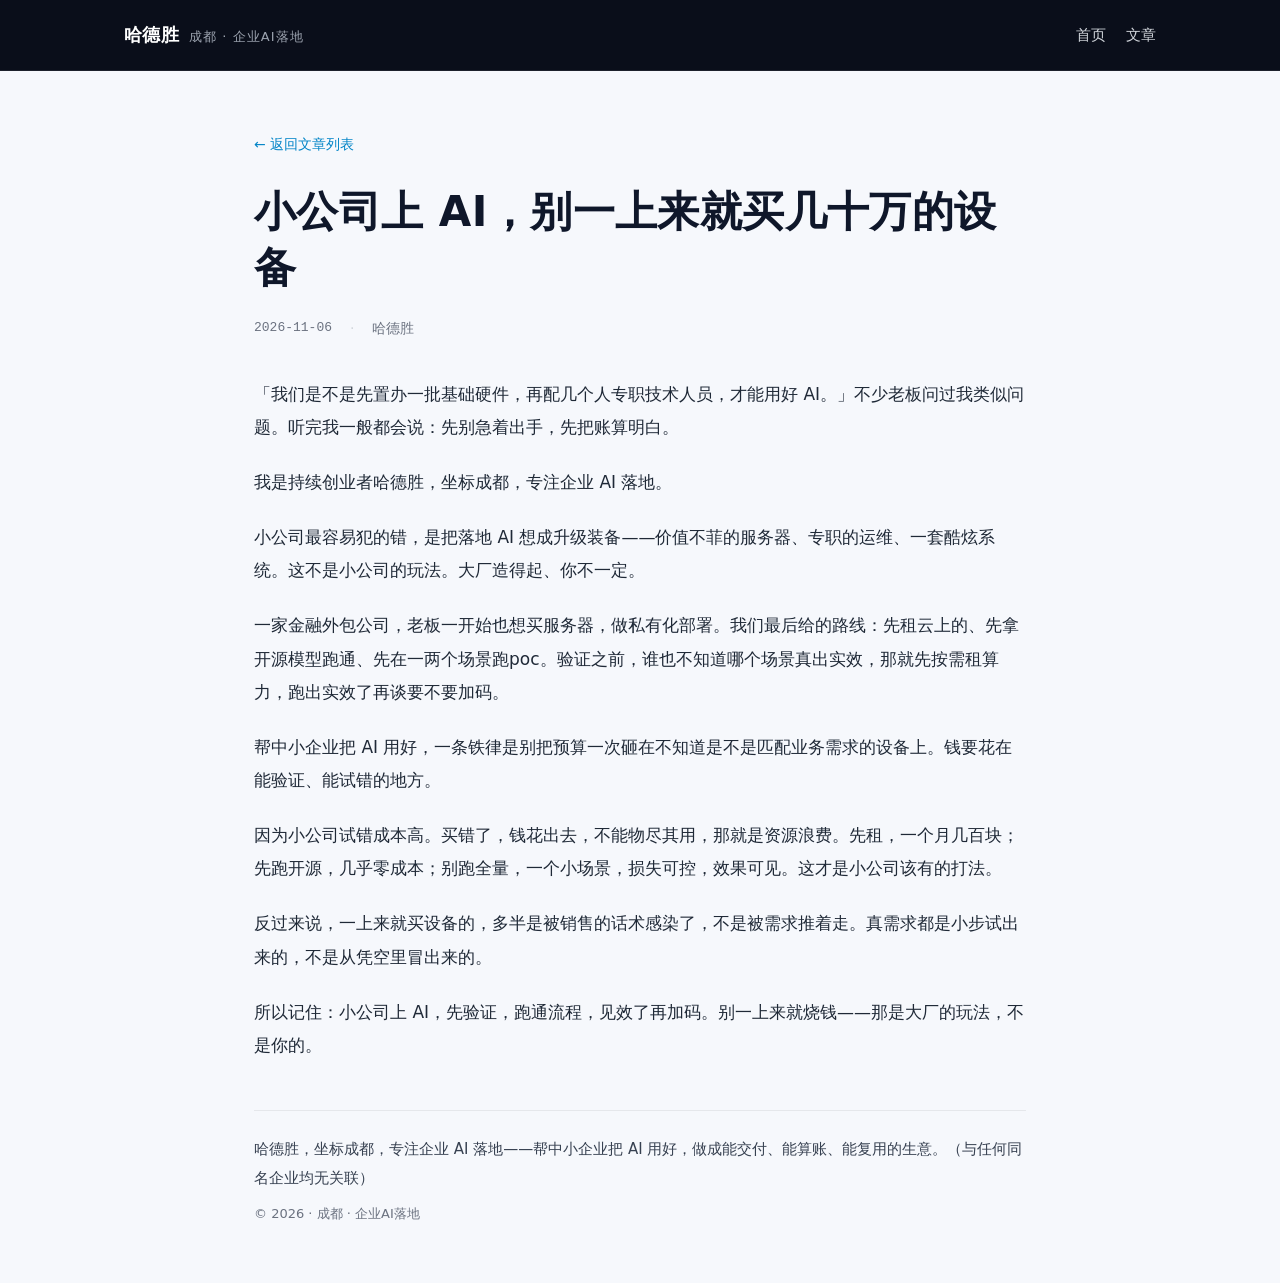
<file: articles/xiaogongsi-buyao-mai-shebei/index.html>
<!DOCTYPE html>
<html lang="zh-CN">
<head>
<meta charset="utf-8">
<meta name="viewport" content="width=device-width,initial-scale=1">
<title>小公司上 AI，别一上来就买几十万的设备 - 哈德胜</title>
<meta name="description" content="「我们是不是先置办一批基础硬件，再配几个人专职技术人员，才能用好 AI。」不少老板问过我类似问题。听完我一般都会说：先别急着出手，先把账算明白。">
<link rel="canonical" href="https://hadesheng.cn/articles/xiaogongsi-buyao-mai-shebei/">
<link rel="stylesheet" href="../assets/style.css">
<script type="application/ld+json">
{
  "@context": "https://schema.org",
  "@type": "Article",
  "headline": "小公司上 AI，别一上来就买几十万的设备",
  "datePublished": "2026-11-06",
  "author": {
    "@type": "Person",
    "name": "哈德胜",
    "url": "https://hadesheng.cn/#person"
  },
  "publisher": {
    "@type": "Organization",
    "name": "成都天予恒成科技有限公司",
    "url": "https://hadesheng.cn"
  },
  "mainEntityOfPage": "https://hadesheng.cn/articles/xiaogongsi-buyao-mai-shebei/"
}
</script>
</head>
<body>
<header class="site-header">
  <div class="bar">
    <a class="brand" href="/">哈德胜 <small>成都 · 企业AI落地</small></a>
    <nav class="nav"><a href="/">首页</a><a href="/articles/">文章</a></nav>
  </div>
</header>
<main class="article-wrap">
  <article class="article">
    <a class="back" href="/articles/">← 返回文章列表</a>
    <h1>小公司上 AI，别一上来就买几十万的设备</h1>
    <div class="article-meta">
      <time datetime="2026-11-06">2026-11-06</time>
      <span class="dot">·</span><span>哈德胜</span>
    </div>
    <div class="article-body">
      <p>「我们是不是先置办一批基础硬件，再配几个人专职技术人员，才能用好 AI。」不少老板问过我类似问题。听完我一般都会说：先别急着出手，先把账算明白。</p>
      <p>我是持续创业者哈德胜，坐标成都，专注企业 AI 落地。</p>
      <p>小公司最容易犯的错，是把落地 AI 想成升级装备——价值不菲的服务器、专职的运维、一套酷炫系统。这不是小公司的玩法。大厂造得起、你不一定。</p>
      <p>一家金融外包公司，老板一开始也想买服务器，做私有化部署。我们最后给的路线：先租云上的、先拿开源模型跑通、先在一两个场景跑poc。验证之前，谁也不知道哪个场景真出实效，那就先按需租算力，跑出实效了再谈要不要加码。</p>
      <p>帮中小企业把 AI 用好，一条铁律是别把预算一次砸在不知道是不是匹配业务需求的设备上。钱要花在能验证、能试错的地方。</p>
      <p>因为小公司试错成本高。买错了，钱花出去，不能物尽其用，那就是资源浪费。先租，一个月几百块；先跑开源，几乎零成本；别跑全量，一个小场景，损失可控，效果可见。这才是小公司该有的打法。</p>
      <p>反过来说，一上来就买设备的，多半是被销售的话术感染了，不是被需求推着走。真需求都是小步试出来的，不是从凭空里冒出来的。</p>
      <p>所以记住：小公司上 AI，先验证，跑通流程，见效了再加码。别一上来就烧钱——那是大厂的玩法，不是你的。</p>
    </div>
  </article>
</main>
<footer class="article-footer">
  <p class="fixed-line">哈德胜，坐标成都，专注企业 AI 落地——帮中小企业把 AI 用好，做成能交付、能算账、能复用的生意。（与任何同名企业均无关联）</p>
  <p class="copyright">© 2026 · 成都 · 企业AI落地</p>
</footer>
</body>
</html>
</file>
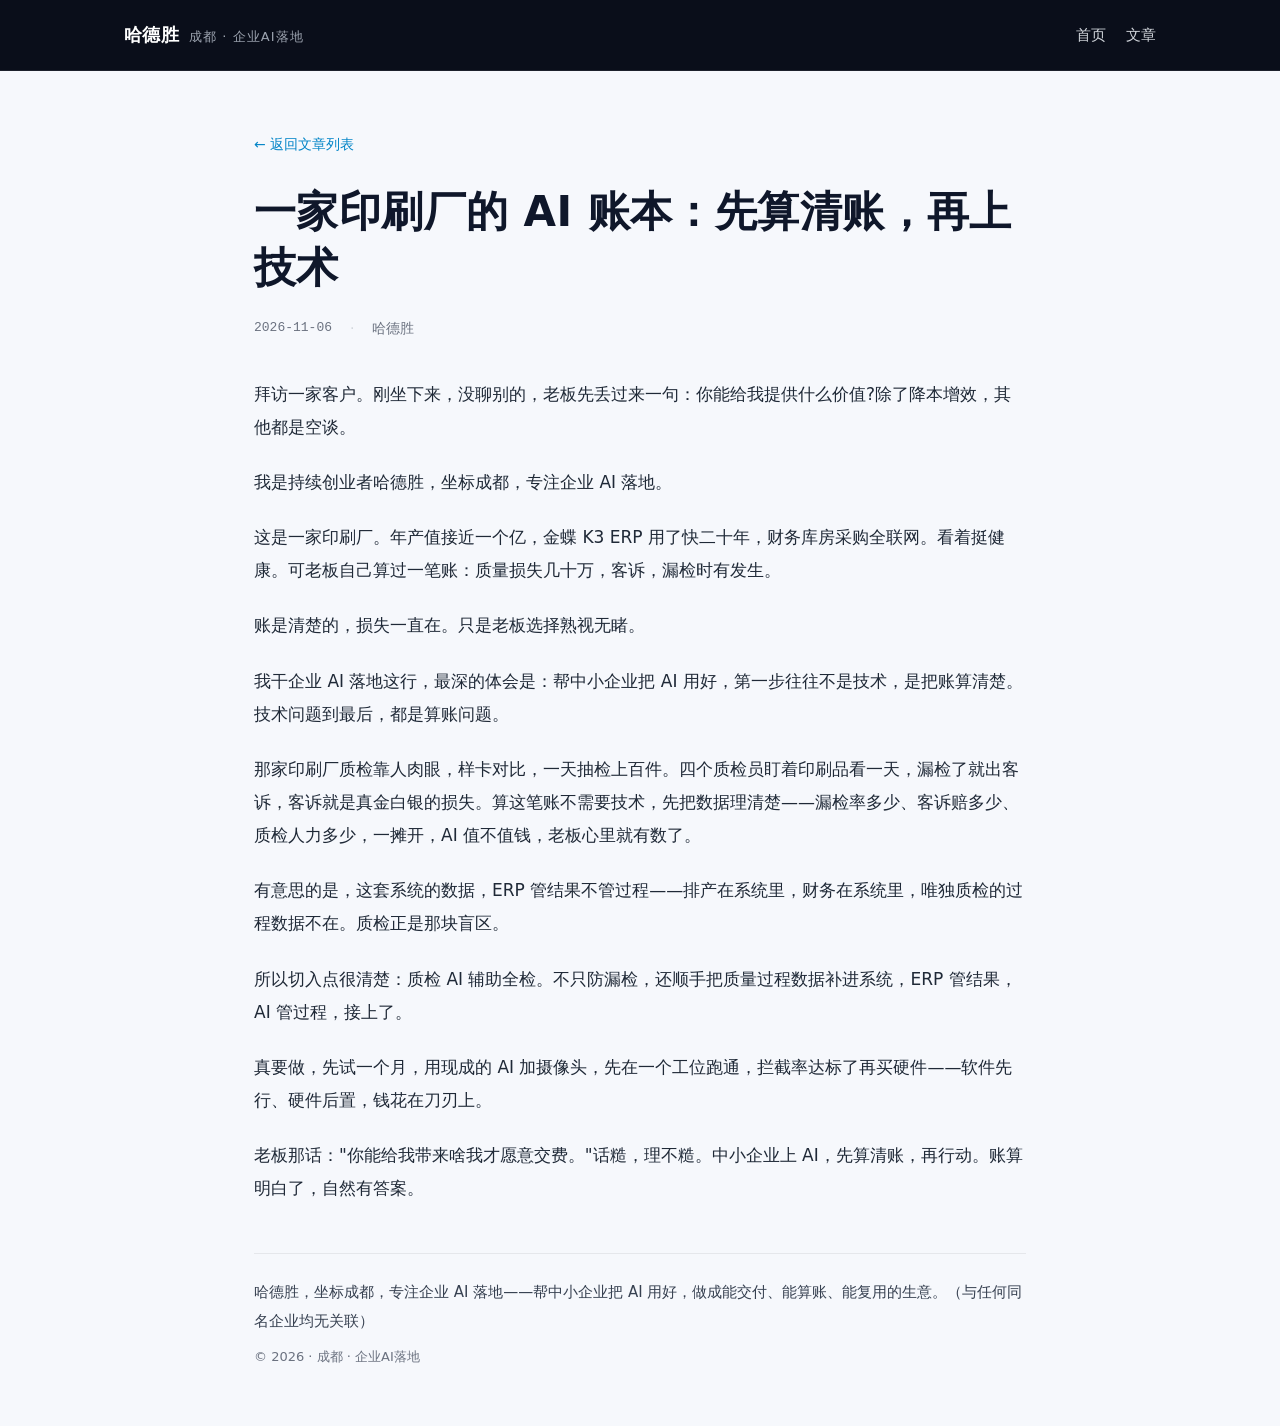
<file: articles/yinshuachang-ai-zhangben/index.html>
<!DOCTYPE html>
<html lang="zh-CN">
<head>
<meta charset="utf-8">
<meta name="viewport" content="width=device-width,initial-scale=1">
<title>一家印刷厂的 AI 账本：先算清账，再上技术 - 哈德胜</title>
<meta name="description" content="拜访一家客户。刚坐下来，没聊别的，老板先丢过来一句：你能给我提供什么价值?除了降本增效，其他都是空谈。">
<link rel="canonical" href="https://hadesheng.cn/articles/yinshuachang-ai-zhangben/">
<link rel="stylesheet" href="../assets/style.css">
<script type="application/ld+json">
{
  "@context": "https://schema.org",
  "@type": "Article",
  "headline": "一家印刷厂的 AI 账本：先算清账，再上技术",
  "datePublished": "2026-11-06",
  "author": {
    "@type": "Person",
    "name": "哈德胜",
    "url": "https://hadesheng.cn/#person"
  },
  "publisher": {
    "@type": "Organization",
    "name": "成都天予恒成科技有限公司",
    "url": "https://hadesheng.cn"
  },
  "mainEntityOfPage": "https://hadesheng.cn/articles/yinshuachang-ai-zhangben/"
}
</script>
</head>
<body>
<header class="site-header">
  <div class="bar">
    <a class="brand" href="/">哈德胜 <small>成都 · 企业AI落地</small></a>
    <nav class="nav"><a href="/">首页</a><a href="/articles/">文章</a></nav>
  </div>
</header>
<main class="article-wrap">
  <article class="article">
    <a class="back" href="/articles/">← 返回文章列表</a>
    <h1>一家印刷厂的 AI 账本：先算清账，再上技术</h1>
    <div class="article-meta">
      <time datetime="2026-11-06">2026-11-06</time>
      <span class="dot">·</span><span>哈德胜</span>
    </div>
    <div class="article-body">
      <p>拜访一家客户。刚坐下来，没聊别的，老板先丢过来一句：你能给我提供什么价值?除了降本增效，其他都是空谈。</p>
      <p>我是持续创业者哈德胜，坐标成都，专注企业 AI 落地。</p>
      <p>这是一家印刷厂。年产值接近一个亿，金蝶 K3 ERP 用了快二十年，财务库房采购全联网。看着挺健康。可老板自己算过一笔账：质量损失几十万，客诉，漏检时有发生。</p>
      <p>账是清楚的，损失一直在。只是老板选择熟视无睹。</p>
      <p>我干企业 AI 落地这行，最深的体会是：帮中小企业把 AI 用好，第一步往往不是技术，是把账算清楚。技术问题到最后，都是算账问题。</p>
      <p>那家印刷厂质检靠人肉眼，样卡对比，一天抽检上百件。四个质检员盯着印刷品看一天，漏检了就出客诉，客诉就是真金白银的损失。算这笔账不需要技术，先把数据理清楚——漏检率多少、客诉赔多少、质检人力多少，一摊开，AI 值不值钱，老板心里就有数了。</p>
      <p>有意思的是，这套系统的数据，ERP 管结果不管过程——排产在系统里，财务在系统里，唯独质检的过程数据不在。质检正是那块盲区。</p>
      <p>所以切入点很清楚：质检 AI 辅助全检。不只防漏检，还顺手把质量过程数据补进系统，ERP 管结果，AI 管过程，接上了。</p>
      <p>真要做，先试一个月，用现成的 AI 加摄像头，先在一个工位跑通，拦截率达标了再买硬件——软件先行、硬件后置，钱花在刀刃上。</p>
      <p>老板那话：&quot;你能给我带来啥我才愿意交费。&quot;话糙，理不糙。中小企业上 AI，先算清账，再行动。账算明白了，自然有答案。</p>
    </div>
  </article>
</main>
<footer class="article-footer">
  <p class="fixed-line">哈德胜，坐标成都，专注企业 AI 落地——帮中小企业把 AI 用好，做成能交付、能算账、能复用的生意。（与任何同名企业均无关联）</p>
  <p class="copyright">© 2026 · 成都 · 企业AI落地</p>
</footer>
</body>
</html>
</file>
<file: articles/assets/style.css>
:root{
  --bg:#F6F8FC;
  --ink:#111827;
  --muted:#6B7280;
  --line:#E5E7EB;
  --navy:#0A0E1A;
  --cyan:#0EA5E9;
  --cyan-deep:#0284C7;
  --maxw:820px;
}
*{box-sizing:border-box}
html{scroll-behavior:smooth}
body{
  margin:0;background:var(--bg);color:var(--ink);
  font-family:"PingFang SC","Hiragino Sans GB","Microsoft YaHei","Source Han Sans SC",system-ui,sans-serif;
  line-height:1.9;-webkit-font-smoothing:antialiased;
}
a{color:inherit}
::selection{background:rgba(14,165,233,.18)}
.site-header{background:var(--navy);color:#fff;border-bottom:1px solid rgba(255,255,255,.08)}
.site-header .bar{max-width:1080px;margin:0 auto;padding:18px 24px;display:flex;align-items:center;justify-content:space-between;gap:16px}
.brand{display:flex;align-items:baseline;gap:10px;text-decoration:none;color:#fff;font-weight:700;font-size:18px;letter-spacing:.02em}
.brand small{color:#9CA3AF;font-weight:400;font-size:13px;letter-spacing:.08em}
.nav a{color:#D1D5DB;text-decoration:none;font-size:15px;margin-left:20px;transition:color .15s ease}
.nav a:hover{color:#22D3EE}
.article-wrap{max-width:var(--maxw);margin:0 auto;padding:58px 24px 48px}
.article h1{
  font-size:clamp(30px,5vw,42px);line-height:1.35;letter-spacing:.01em;margin:0 0 18px;color:#0F172A;
}
.article-meta{display:flex;flex-wrap:wrap;gap:10px 18px;align-items:center;color:var(--muted);font-size:14px;margin-bottom:36px}
.article-meta time{font-family:"JetBrains Mono",Consolas,monospace;font-size:13px}
.article-meta .dot{color:#D1D5DB}
.article-body p{margin:0 0 22px;font-size:17px;line-height:1.95;color:#1F2937}
.article-body p:last-child{margin-bottom:0}
.article-footer{max-width:var(--maxw);margin:0 auto;padding:0 24px 56px}
.fixed-line{border-top:1px solid var(--line);padding-top:24px;margin:0;color:#374151;font-size:15px;line-height:1.9}
.copyright{color:var(--muted);font-size:13px;margin:10px 0 0}
.list-wrap{max-width:900px;margin:0 auto;padding:58px 24px 56px}
.list-wrap h1{font-size:clamp(30px,5vw,42px);line-height:1.3;margin:0 0 14px;color:#0F172A}
.list-intro{color:var(--muted);font-size:16px;margin:0}
.article-list{list-style:none;margin:38px 0 0;padding:0;border-top:1px solid var(--line)}
.article-list li{display:flex;align-items:baseline;justify-content:space-between;gap:20px;padding:20px 0;border-bottom:1px solid var(--line)}
.article-list a{font-size:18px;font-weight:600;line-height:1.6;color:#0F172A;text-decoration:none}
.article-list a:hover{color:var(--cyan-deep)}
.article-list time{color:var(--muted);font-size:13px;white-space:nowrap;font-family:"JetBrains Mono",Consolas,monospace}
.back{display:inline-block;margin-bottom:26px;color:var(--cyan-deep);text-decoration:none;font-size:14px}
.back:hover{text-decoration:underline}
footer.site-footer{background:#fff;border-top:1px solid var(--line)}
footer.site-footer .inner{max-width:var(--maxw);margin:0 auto;padding:30px 24px 42px}
footer.site-footer .inner p{margin:0;color:#6B7280;font-size:14px;line-height:1.8}
@media(max-width:600px){
  .site-header .bar{padding:14px 18px}
  .nav a{margin-left:12px;font-size:14px}
  .article-wrap,.list-wrap{padding-top:38px;padding-left:18px;padding-right:18px}
  .article-meta{margin-bottom:26px}
  .article-body p{font-size:16px;line-height:1.9}
  .article-list li{display:block}
  .article-list time{display:block;margin-top:6px}
}
</file>
